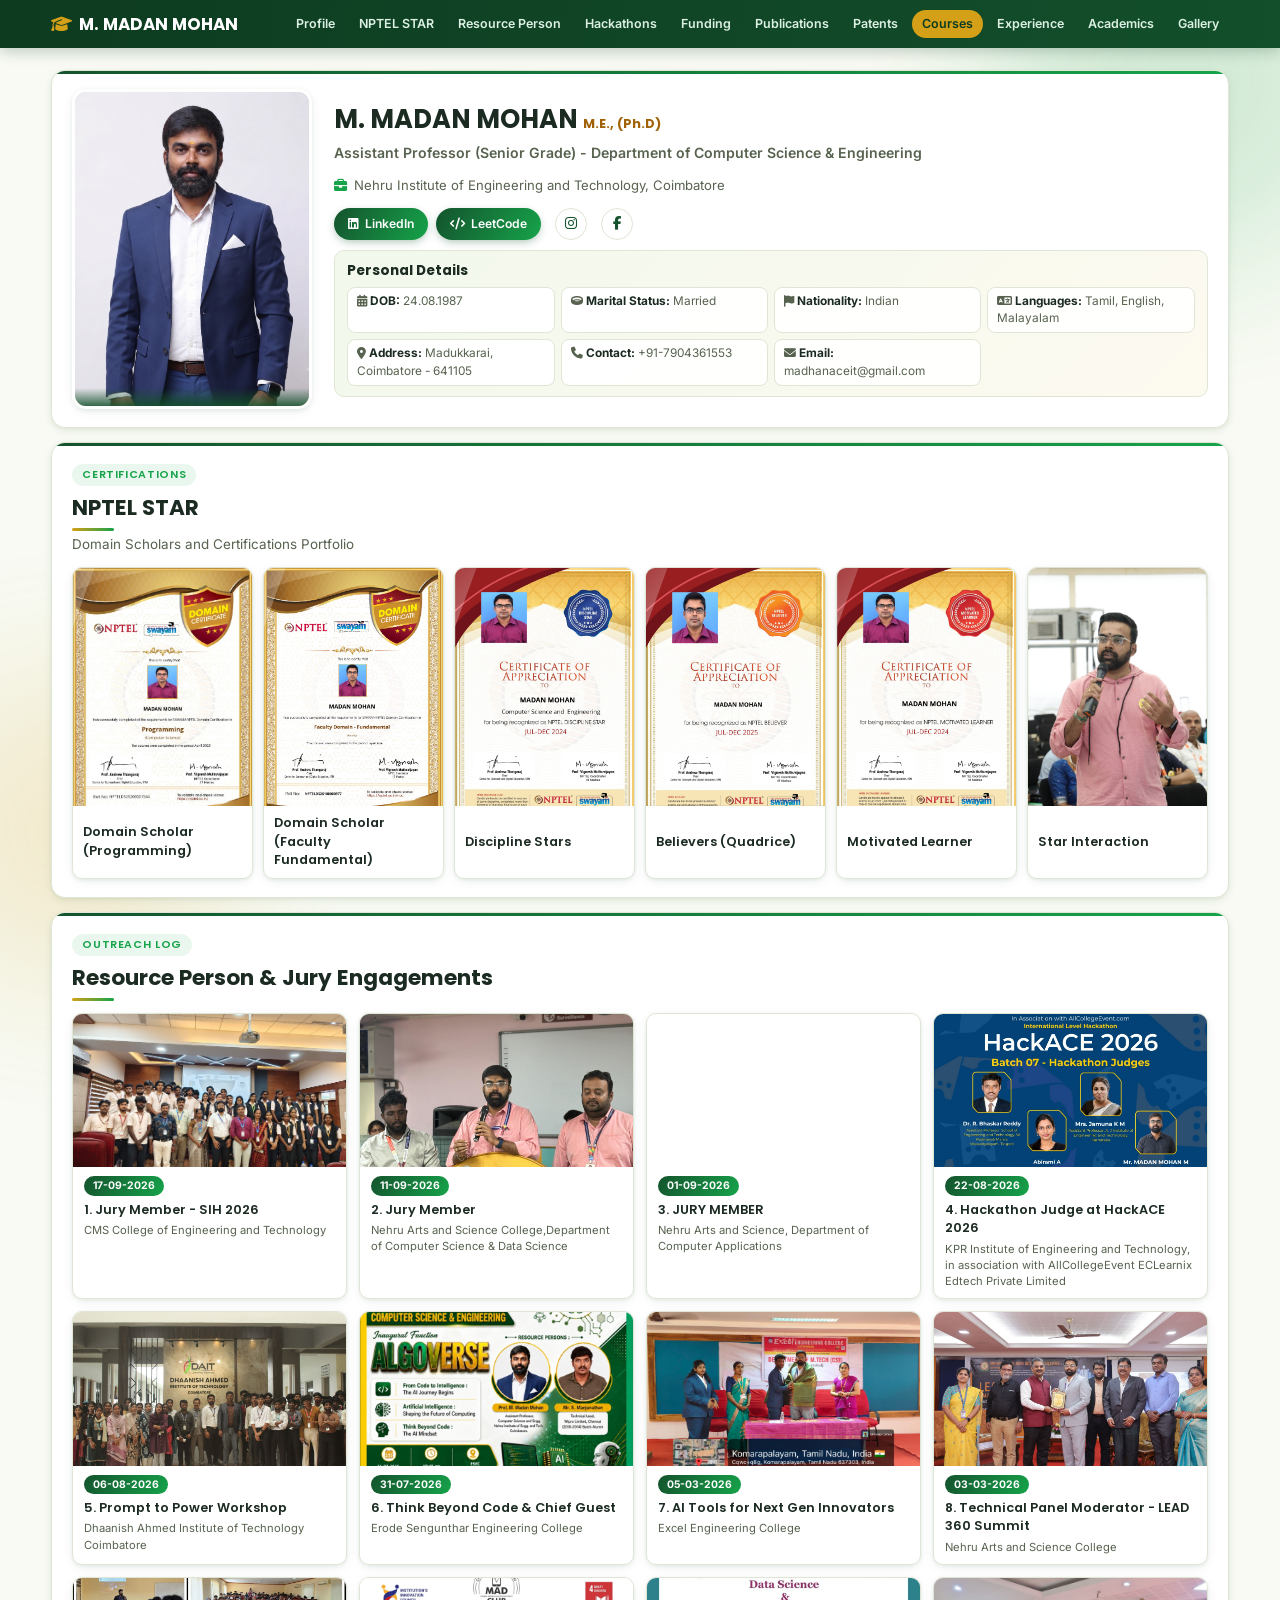
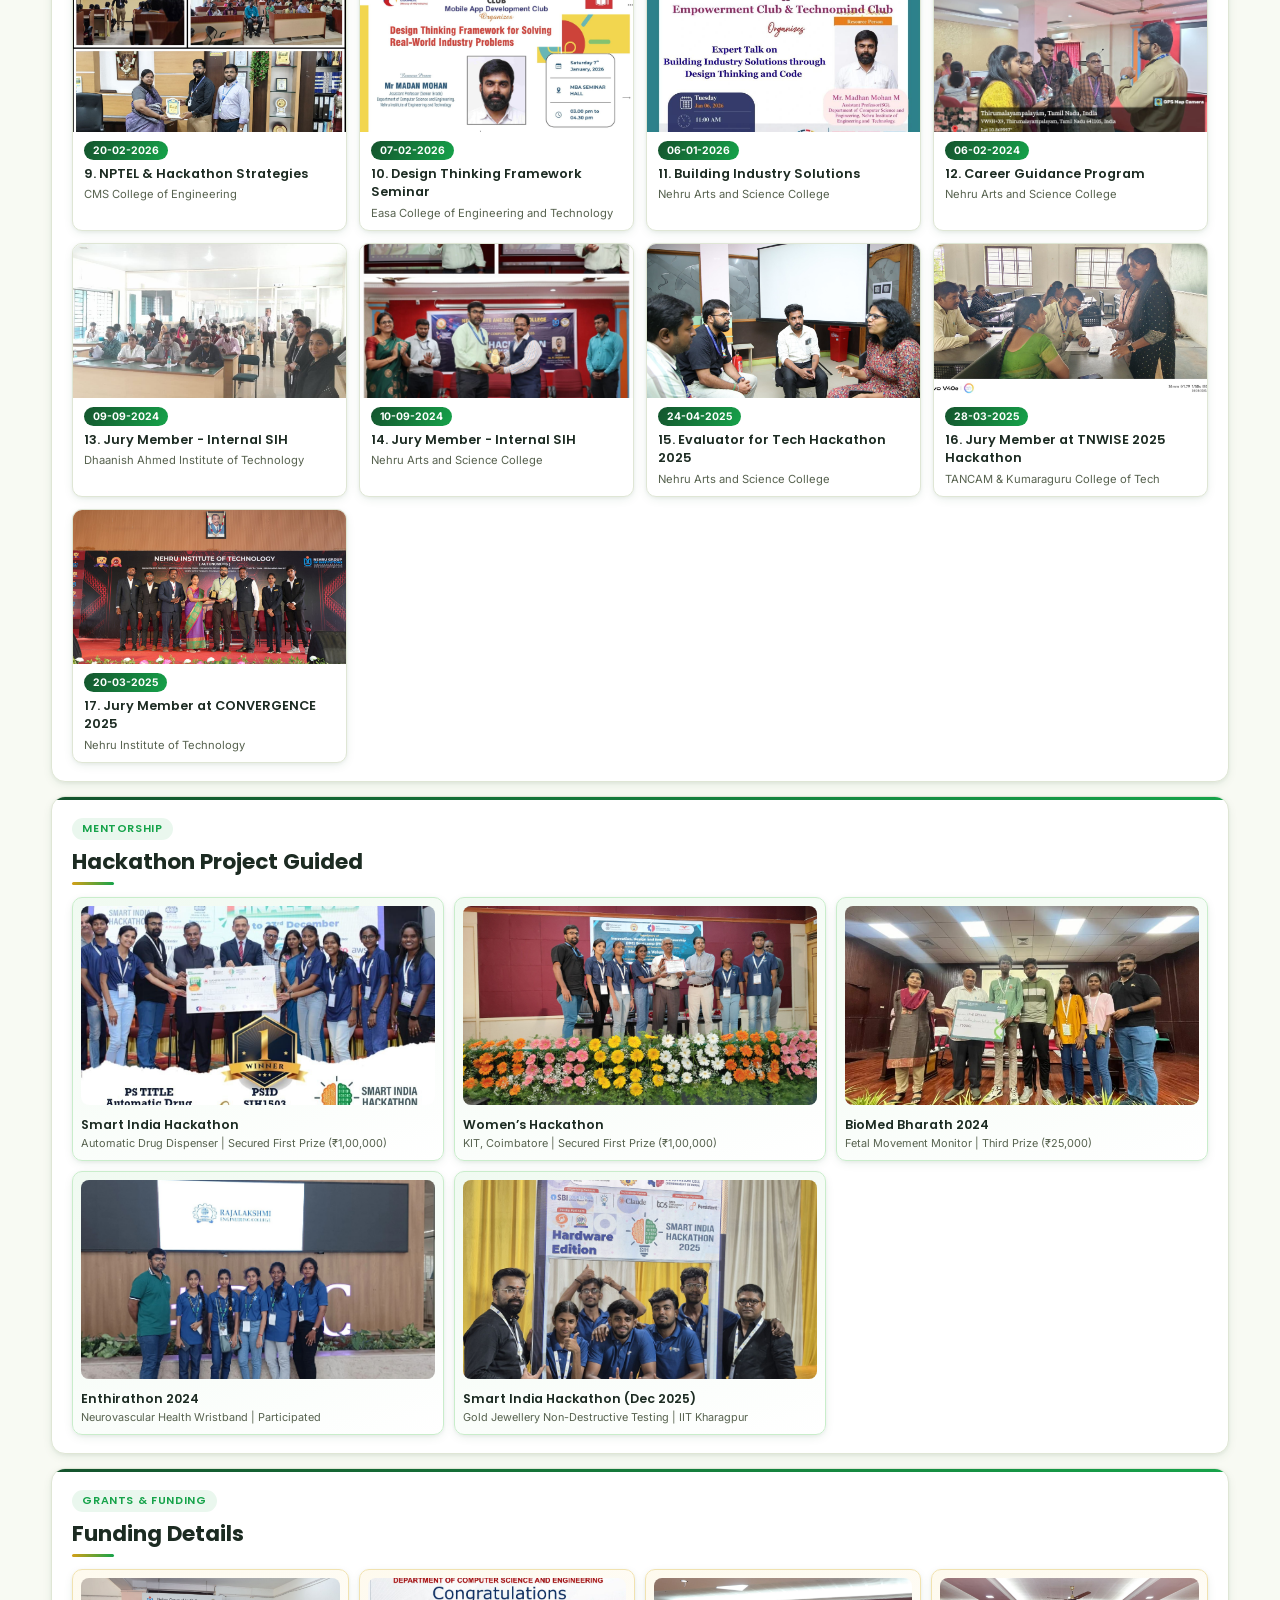
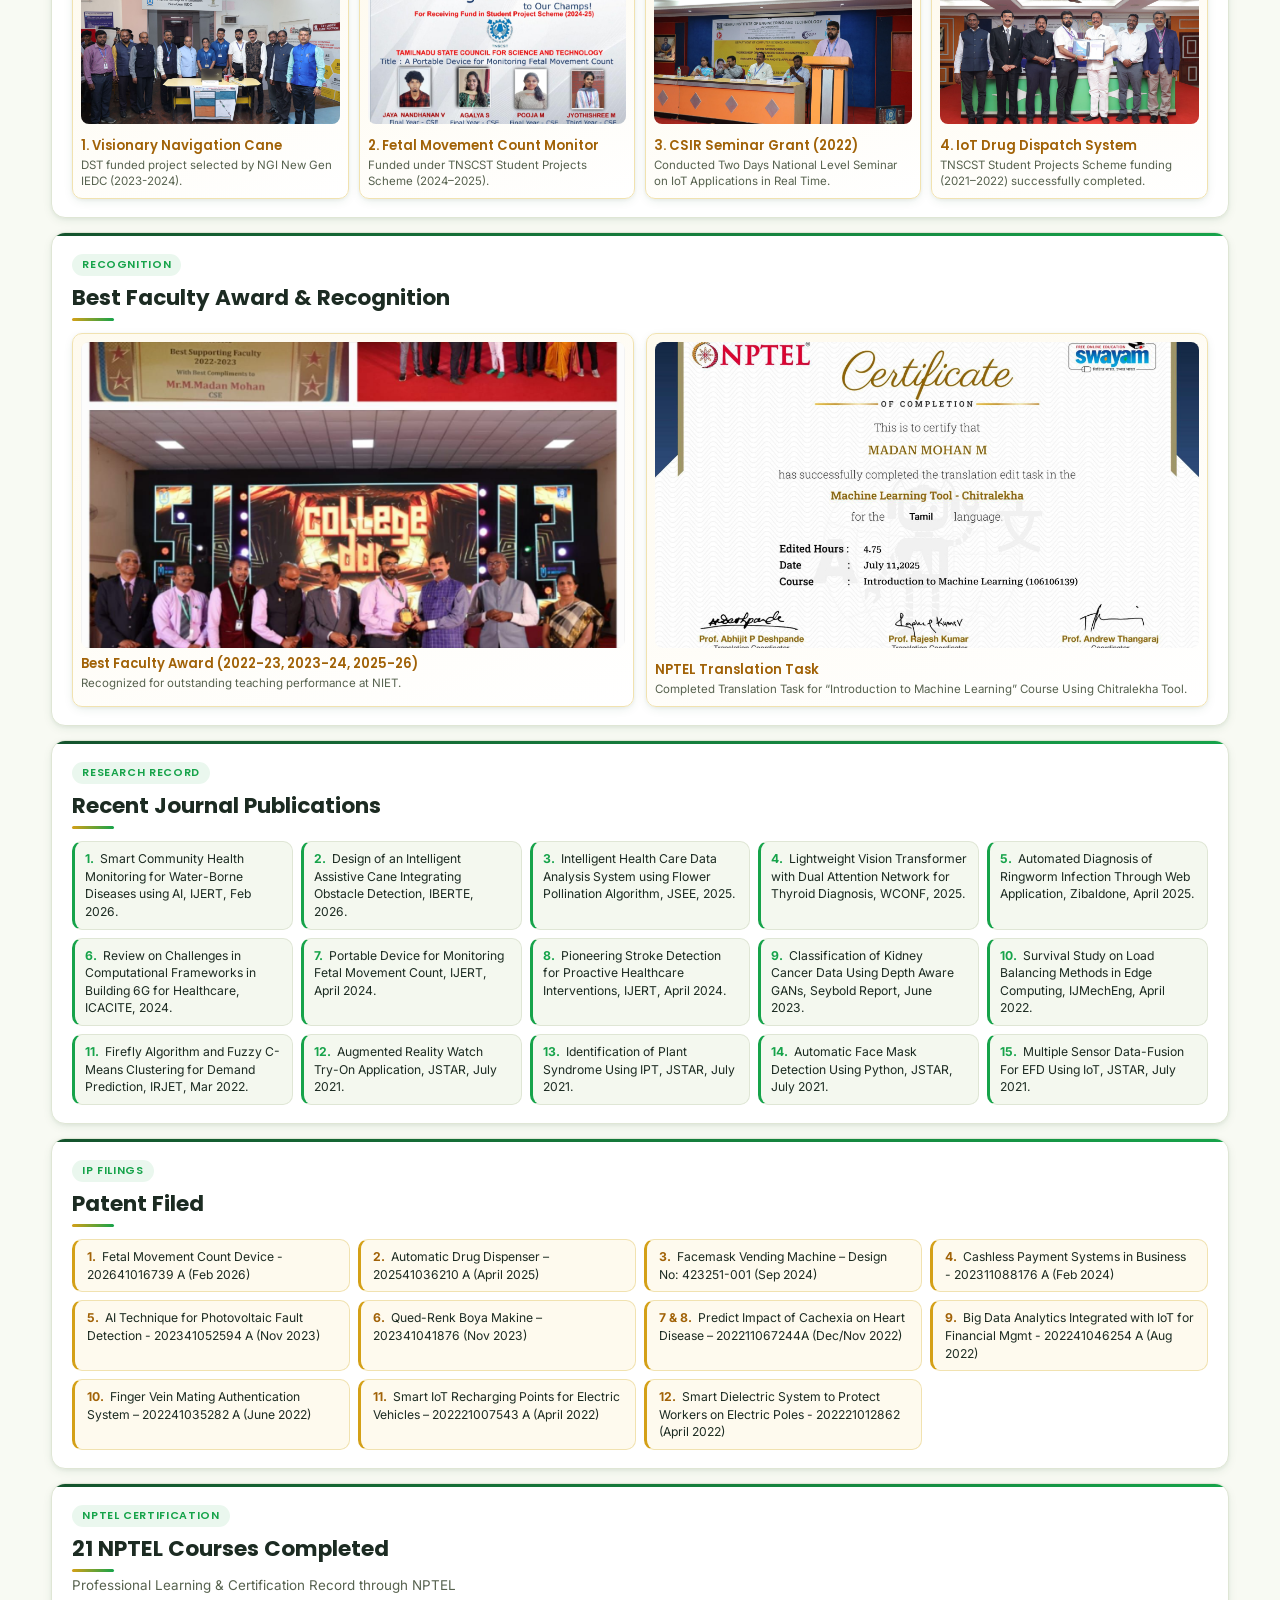
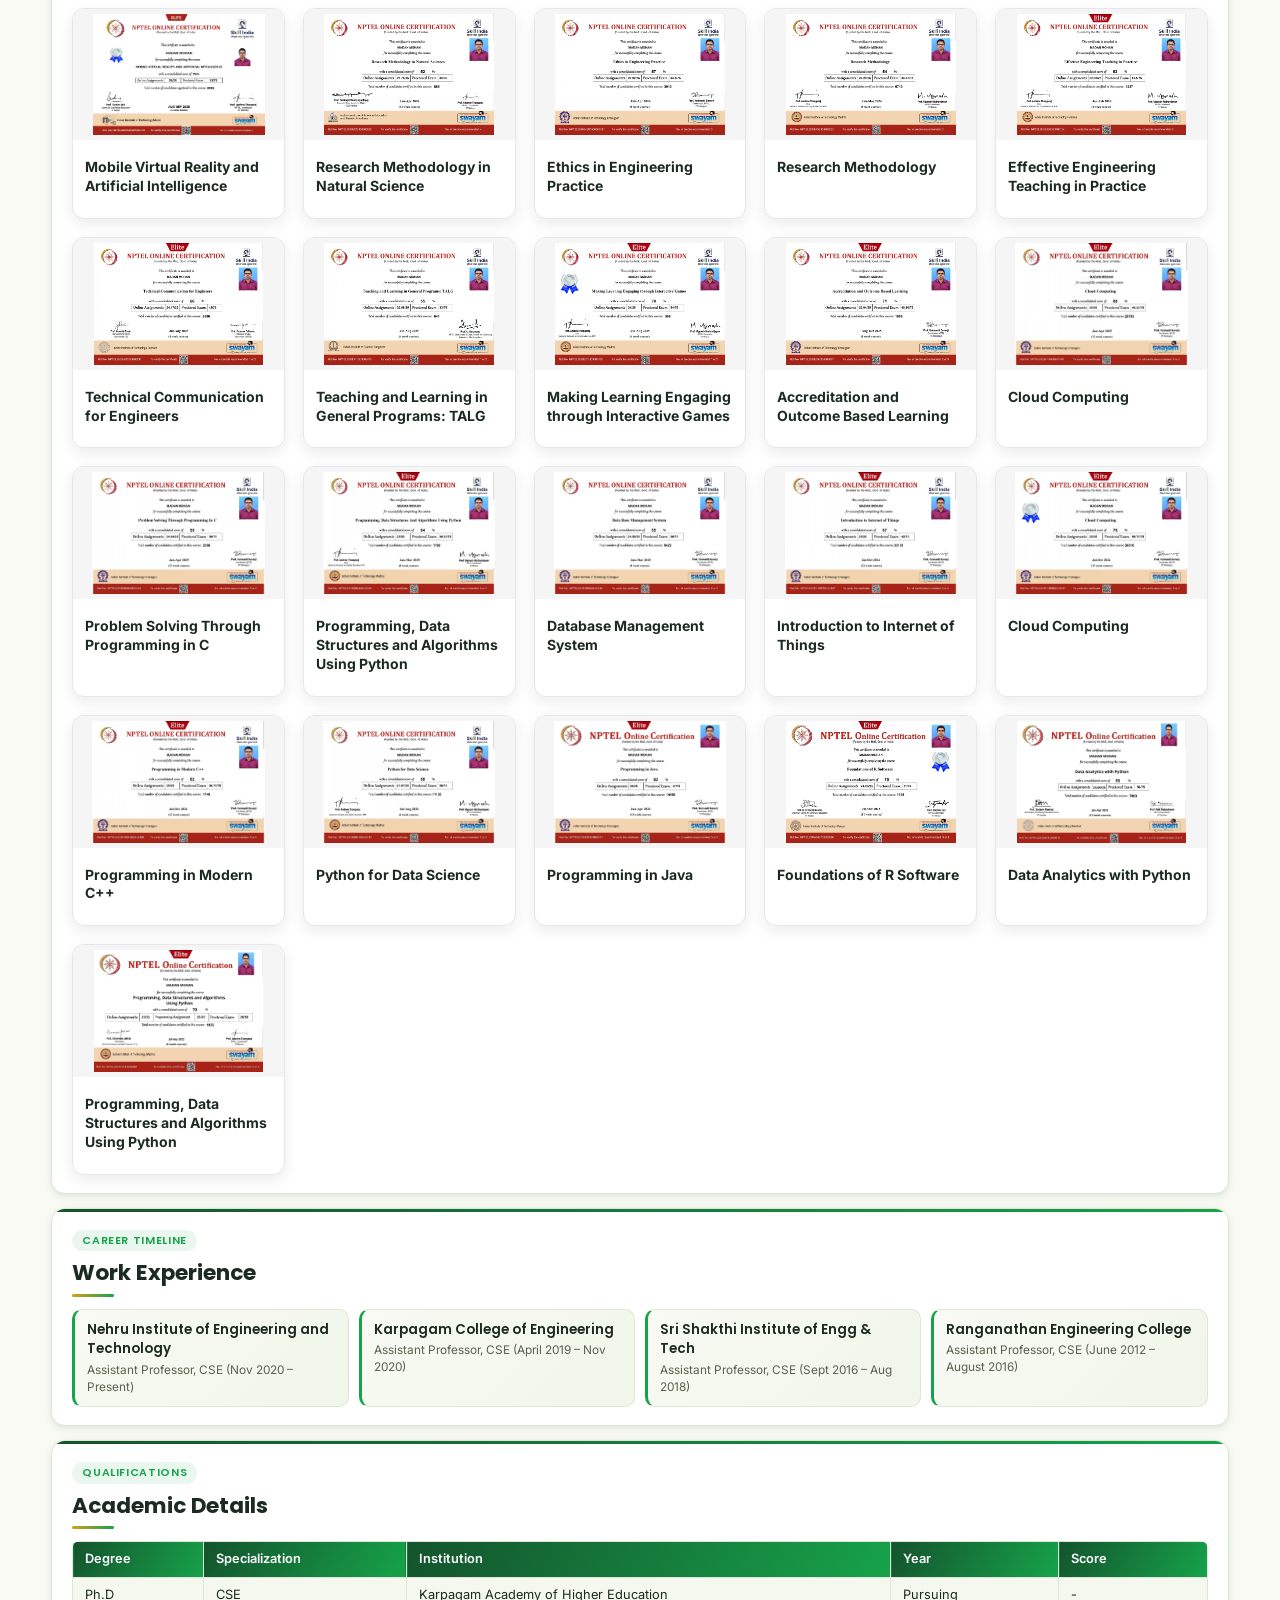
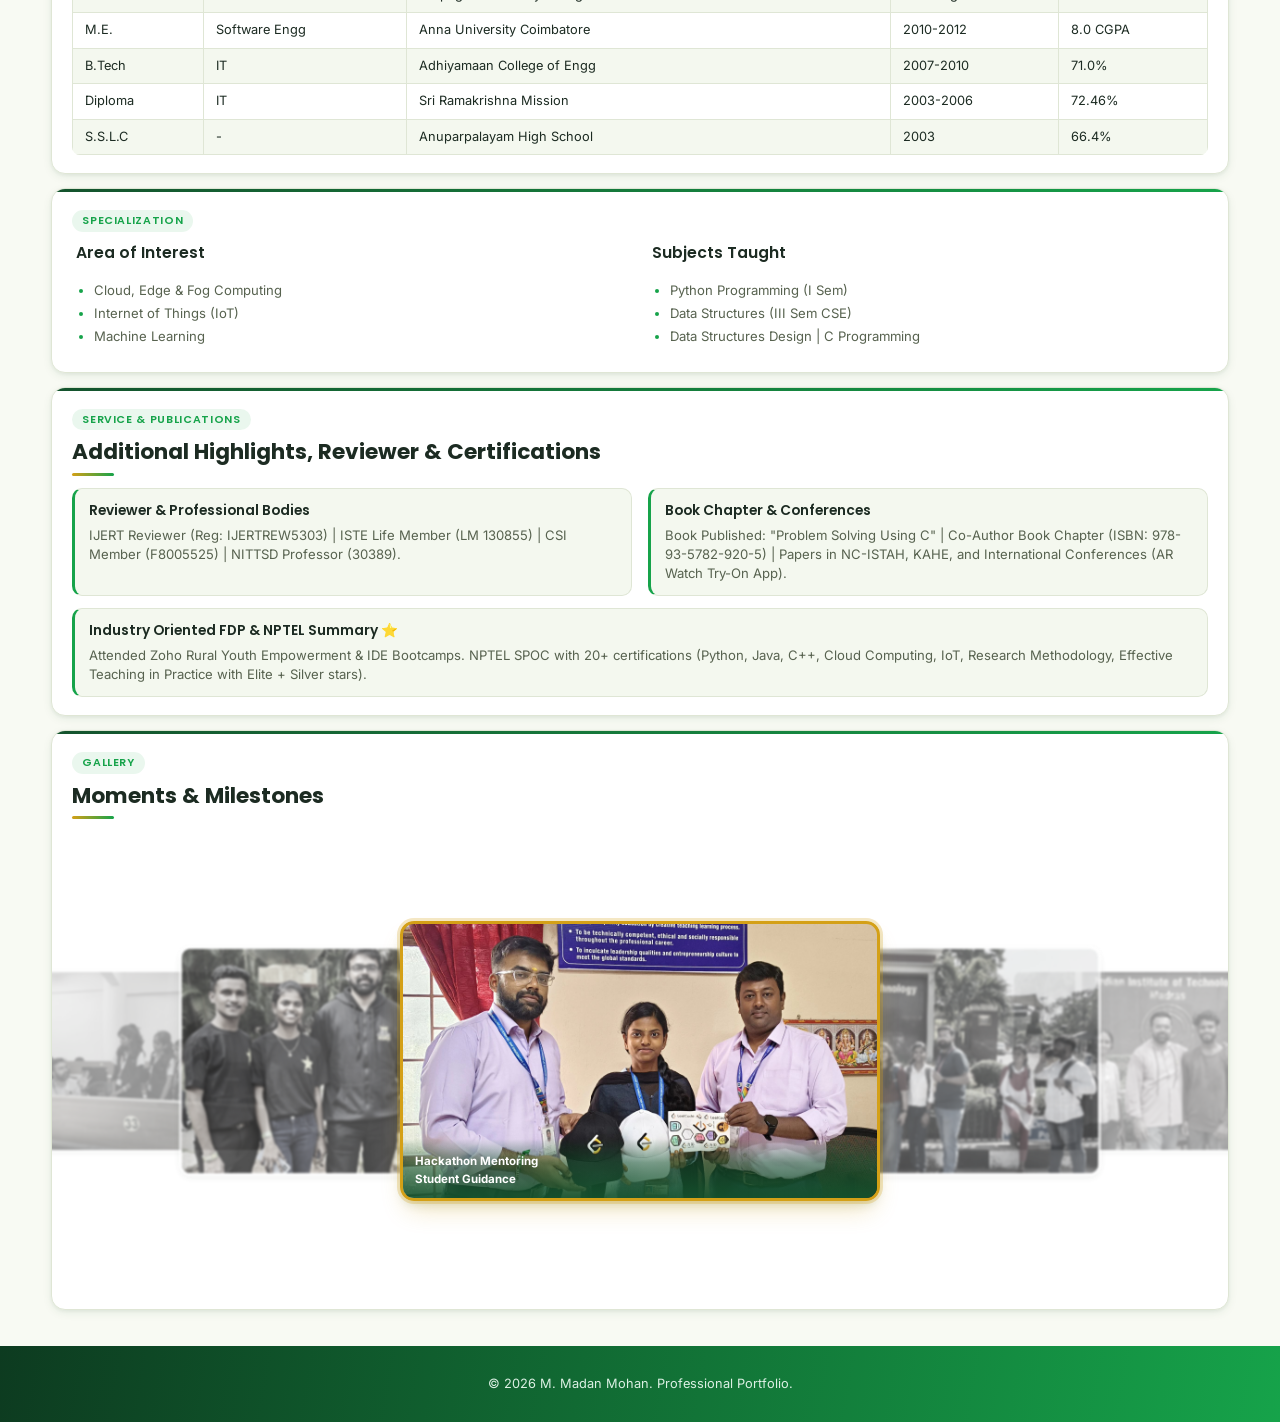
<file: index.html>
<!DOCTYPE html>
<html lang="en">
<head>
    <meta charset="UTF-8">
    <meta name="viewport" content="width=device-width, initial-scale=1.0">
    <title>M. Madan Mohan - Professional Portfolio</title>
    <link rel="stylesheet" href="style.css">
    <link rel="stylesheet" href="https://cdnjs.cloudflare.com/ajax/libs/font-awesome/6.4.0/css/all.min.css">
    <link href="https://fonts.googleapis.com/css2?family=Poppins:wght@500;600;700&family=Inter:wght@400;500;600&display=swap" rel="stylesheet">
</head>
<body>

    <!-- Header & Navigation -->
    <header id="header">
        <div class="container nav-container">
            <a href="#" class="logo"><i class="fas fa-graduation-cap"></i> M. MADAN MOHAN</a>
            <ul class="nav-links">
                <li><a href="#hero">Profile</a></li>
                <li><a href="#nptel-star">NPTEL STAR</a></li>
                <li><a href="#resource">Resource Person</a></li>
                <li><a href="#hackathons">Hackathons</a></li>
                <li><a href="#funding">Funding</a></li>
                <li><a href="#publications">Publications</a></li>
                <li><a href="#patents">Patents</a></li>
				<li><a href="#nptel-courses">Courses</a></li>
                <li><a href="#experience">Experience</a></li>
				<li><a href="#academics">Academics</a></li>
				<li><a href="#gallery">Gallery</a></li>
            </ul>
        </div>
    </header>

    <main class="container main-content">

        <!-- Hero Section with Photo on Left & Personal Details on Right -->
        <section id="hero" class="hero-section card animate-card">
            <div class="hero-layout">
                <div class="hero-img-box">
    <img src="photos/photo1.jpg" alt="M. Madan Mohan Profile Photo">
    <span class="photo-tag"></span>
</div>
                
                <div class="hero-details-wrapper">
                    <div class="hero-text">
                        <h1>M. MADAN MOHAN <span class="deg">M.E., (Ph.D)</span></h1>
                        <p class="subtitle">Assistant Professor (Senior Grade) - Department of Computer Science & Engineering</p>
                        <p class="contact-strip"><i class="fas fa-briefcase"></i> Nehru Institute of Engineering and Technology, Coimbatore</p>
                        <div class="social-btns mt-2">
                            <a href="https://www.linkedin.com/in/madanmohan-reyansh/" target="_blank" class="btn-sm"><i class="fab fa-linkedin"></i> LinkedIn</a>
                            <a href="https://leetcode.com/u/Madhan2024/" target="_blank" class="btn-sm"><i class="fas fa-code"></i> LeetCode</a>
                            <a href="https://www.instagram.com/madhan_reyansh?igsh=MW15cWk3aTFneW81OA==" target="_blank" class="btn-icon" aria-label="Instagram"><i class="fab fa-instagram"></i></a>
                            <a href="https://www.facebook.com/madhanaceit" target="_blank" class="btn-icon" aria-label="Facebook"><i class="fab fa-facebook-f"></i></a>
                        </div>
                    </div>

                    <div class="inline-personal-box">
                        <h3>Personal Details</h3>
                        <div class="personal-grid-inline">
                            <div><i class="fas fa-calendar-alt text-gold"></i> <strong>DOB:</strong> 24.08.1987</div>
                            <div><i class="fas fa-ring text-emerald"></i> <strong>Marital Status:</strong> Married</div>
                            <div><i class="fas fa-flag text-gold"></i> <strong>Nationality:</strong> Indian</div>
                            <div><i class="fas fa-language text-emerald"></i> <strong>Languages:</strong> Tamil, English, Malayalam</div>
                            <div><i class="fas fa-map-marker-alt text-gold"></i> <strong>Address:</strong> Madukkarai, Coimbatore - 641105</div>
                            <div><i class="fas fa-phone text-emerald"></i> <strong>Contact:</strong> +91-7904361553</div>
                            <div><i class="fas fa-envelope text-gold"></i> <strong>Email:</strong> madhanaceit@gmail.com</div>
                        </div>
                    </div>
                </div>
            </div>
        </section>

        <section id="nptel-star" class="section-block card animate-card">
            <span class="eyebrow">Certifications</span>
            <h2>NPTEL STAR</h2>
            <p class="section-desc">Domain Scholars and Certifications Portfolio</p>
            
            <div class="nptel-two-grid">
                <div class="nptel-card-two">
                    <img src="photos/photo2.jpg" alt="Domain Scholar Programming" onerror="this.src='https://images.unsplash.com/photo-1517694712202-14dd9538aa97?auto=format&fit=crop&w=400&q=80'">
                    <div class="nptel-card-body">
                        <h4>Domain Scholar (Programming)</h4>
                    </div>
                </div>

                <div class="nptel-card-two">
                    <img src="photos/photo3.jpg" alt="Domain Scholar Faculty Fundamental" onerror="this.src='https://images.unsplash.com/photo-1454165804606-c3d57bc86b40?auto=format&fit=crop&w=400&q=80'">
                    <div class="nptel-card-body">
                        <h4>Domain Scholar (Faculty Fundamental)</h4>
                    </div>
                </div>

                <div class="nptel-card-two">
                    <img src="photos/photo4.jpg" alt="Discipline Stars" onerror="this.src='https://images.unsplash.com/photo-1579783902614-a3fb3927b675?auto=format&fit=crop&w=400&q=80'">
                    <div class="nptel-card-body">
                        <h4>Discipline Stars</h4>
                    </div>
                </div>

                <div class="nptel-card-two believer-card">
                    <div class="photo-scroll ratio-portrait">
                        <div class="scroll-track frames-4">
                            <img src="photos/photo5-1.jpg" alt="Believers 1" onerror="this.src='https://images.unsplash.com/photo-1523240795612-9a054b0db644?auto=format&fit=crop&w=400&q=80'">
                            <img src="photos/photo5-2.jpg" alt="Believers 2" onerror="this.src='https://images.unsplash.com/photo-1523050854058-8df90110c9f1?auto=format&fit=crop&w=400&q=80'">
                            <img src="photos/photo5-3.jpg" alt="Believers 3" onerror="this.src='https://images.unsplash.com/photo-1517486808906-6ca8b3f8e1c1?auto=format&fit=crop&w=400&q=80'">
                            <img src="photos/photo5-4.jpg" alt="Believers 4" onerror="this.src='https://images.unsplash.com/photo-1522202176988-66273c2fd55f?auto=format&fit=crop&w=400&q=80'">
                            <img src="photos/photo5-1.jpg" alt="" aria-hidden="true" onerror="this.src='https://images.unsplash.com/photo-1523240795612-9a054b0db644?auto=format&fit=crop&w=400&q=80'">
                            <img src="photos/photo5-2.jpg" alt="" aria-hidden="true" onerror="this.src='https://images.unsplash.com/photo-1523050854058-8df90110c9f1?auto=format&fit=crop&w=400&q=80'">
                            <img src="photos/photo5-3.jpg" alt="" aria-hidden="true" onerror="this.src='https://images.unsplash.com/photo-1517486808906-6ca8b3f8e1c1?auto=format&fit=crop&w=400&q=80'">
                            <img src="photos/photo5-4.jpg" alt="" aria-hidden="true" onerror="this.src='https://images.unsplash.com/photo-1522202176988-66273c2fd55f?auto=format&fit=crop&w=400&q=80'">
                        </div>
                    </div>
                    <div class="nptel-card-body">
                        <h4>Believers (Quadrice)</h4>
                    </div>
                </div>

                <div class="nptel-card-two">
                    <img src="photos/photo6.jpg" alt="Motivated Learner" onerror="this.src='https://images.unsplash.com/photo-1516321318423-f06f85e504b3?auto=format&fit=crop&w=400&q=80'">
                    <div class="nptel-card-body">
                        <h4>Motivated Learner</h4>
                    </div>
                </div>
<div class="nptel-card-two">
    <div class="photo-scroll ratio-portrait">
        <div class="scroll-track frames-4">
            <img src="photos/photo31-1.jpg" alt="Star Interaction 1" onerror="this.src='https://images.unsplash.com/photo-1522202176988-66273c2fd55f?auto=format&fit=crop&w=400&q=80'">
            <img src="photos/photo31-2.jpg" alt="Star Interaction 2" onerror="this.src='https://images.unsplash.com/photo-1523240795612-9a054b0db644?auto=format&fit=crop&w=400&q=80'">
            <img src="photos/photo31-3.jpg" alt="Star Interaction 3" onerror="this.src='https://images.unsplash.com/photo-1523050854058-8df90110c9f1?auto=format&fit=crop&w=400&q=80'">
            <img src="photos/photo31-4.jpg" alt="Star Interaction 4" onerror="this.src='https://images.unsplash.com/photo-1517486808906-6ca8b3f8e1c1?auto=format&fit=crop&w=400&q=80'">
            <img src="photos/photo31-1.jpg" alt="" aria-hidden="true" onerror="this.src='https://images.unsplash.com/photo-1522202176988-66273c2fd55f?auto=format&fit=crop&w=400&q=80'">
            <img src="photos/photo31-2.jpg" alt="" aria-hidden="true" onerror="this.src='https://images.unsplash.com/photo-1523240795612-9a054b0db644?auto=format&fit=crop&w=400&q=80'">
            <img src="photos/photo31-3.jpg" alt="" aria-hidden="true" onerror="this.src='https://images.unsplash.com/photo-1523050854058-8df90110c9f1?auto=format&fit=crop&w=400&q=80'">
            <img src="photos/photo31-4.jpg" alt="" aria-hidden="true" onerror="this.src='https://images.unsplash.com/photo-1517486808906-6ca8b3f8e1c1?auto=format&fit=crop&w=400&q=80'">
        </div>
    </div>
    <div class="nptel-card-body">
        <h4>Star Interaction</h4>
    </div>
</div>
            </div>
        </section>

        <section id="resource" class="section-block card animate-card">
            <span class="eyebrow">Outreach Log</span>
            <h2>Resource Person & Jury Engagements</h2>
			 <div class="resource-grid-photo">
		<div class="res-photo-card hover-effect">
                    <img src="photos/1709.jpeg" alt="SIH Internal Hackathon - 2026" onerror="this.src='https://images.unsplash.com/photo-1515187029135-18ee286d815b?auto=format&fit=crop&w=300&q=80'">
                    <div class="res-content">
                        <span class="badge-date">17-09-2026</span>
                        <h4>1. Jury Member - SIH 2026</h4>
                        <p>CMS College of Engineering and Technology </p>
                    </div>
        </div>


				 
<div class="res-photo-card hover-effect">
                    <img src="photos/1209.jpeg" alt="Technical Hackathon - CYBER HAСK2K26" onerror="this.src='https://images.unsplash.com/photo-1515187029135-18ee286d815b?auto=format&fit=crop&w=300&q=80'">
                    <div class="res-content">
                        <span class="badge-date">11-09-2026</span>
                        <h4>2. Jury Member</h4>
                        <p>Nehru Arts and Science College,Department of Computer Science & Data Science </p>
                    </div>
                </div>
			 
    	<div class="res-photo-card hover-effect">
    			<div class="photo-slider">
        <img src="photos/0109.jpeg" alt="TECH DEBATE - 2026">
        <img src="photos/0110.jpeg" alt="TECH DEBATE - 2026">
        <img src="photos/0111.jpeg" alt="TECH DEBATE - 2026">
    </div>

    <div class="res-content">
        <span class="badge-date">01-09-2026</span>
        <h4>3. JURY MEMBER</h4>
        <p>Nehru Arts and Science, Department of Computer Applications</p>
    </div>
</div>
				 <div class="res-photo-card hover-effect">
                    <img src="photos/001.jpeg" alt="Hackathon Judge at HackACE 2026" onerror="this.src='https://images.unsplash.com/photo-1540575467063-178a50c2df87?auto=format&fit=crop&w=300&q=80'">
                    <div class="res-content">
                        <span class="badge-date">22-08-2026</span>
                        <h4>4. Hackathon Judge at HackACE 2026</h4>
                        <p>KPR Institute of Engineering and Technology, in association with AllCollegeEvent ECLearnix Edtech Private Limited</p>
                    </div>
                </div>
                           
                <div class="res-photo-card hover-effect">
                    <img src="photos/photo15.jpg" alt="Prompt to Power" onerror="this.src='https://images.unsplash.com/photo-1540575467063-178a50c2df87?auto=format&fit=crop&w=300&q=80'">
                    <div class="res-content">
                        <span class="badge-date">06-08-2026</span>
                        <h4>5. Prompt to Power Workshop</h4>
                        <p>Dhaanish Ahmed Institute of Technology Coimbatore</p>
                    </div>
                </div>

                <div class="res-photo-card hover-effect">
                    <img src="photos/photo16.jpg" alt="Think Beyond Code" onerror="this.src='https://images.unsplash.com/photo-1475721027785-f74eccf877e2?auto=format&fit=crop&w=300&q=80'">
                    <div class="res-content">
                        <span class="badge-date">31-07-2026</span>
                        <h4>6. Think Beyond Code & Chief Guest</h4>
                        <p>Erode Sengunthar Engineering College</p>
                    </div>
                </div>

                <div class="res-photo-card hover-effect">
                    <img src="photos/photo17.jpg" alt="AI Tools Seminar" onerror="this.src='https://images.unsplash.com/photo-1531482615713-2afd69097998?auto=format&fit=crop&w=300&q=80'">
                    <div class="res-content">
                        <span class="badge-date">05-03-2026</span>
                        <h4>7. AI Tools for Next Gen Innovators</h4>
                        <p>Excel Engineering College</p>
                    </div>
                </div>

                <div class="res-photo-card hover-effect">
                    <img src="photos/photo18.jpg" alt="LEAD 360 Summit" onerror="this.src='https://images.unsplash.com/photo-1515187029135-18ee286d815b?auto=format&fit=crop&w=300&q=80'">
                    <div class="res-content">
                        <span class="badge-date">03-03-2026</span>
                        <h4>8. Technical Panel Moderator - LEAD 360 Summit</h4>
                        <p>Nehru Arts and Science College</p>
                    </div>
                </div>

                <div class="res-photo-card hover-effect">
                    <img src="photos/photo19.jpg" alt="NPTEL Seminar" onerror="this.src='https://images.unsplash.com/photo-1524178232363-1fb2b075b655?auto=format&fit=crop&w=300&q=80'">
                    <div class="res-content">
                        <span class="badge-date">20-02-2026</span>
                        <h4>9. NPTEL & Hackathon Strategies</h4>
                        <p>CMS College of Engineering</p>
                    </div>
                </div>

                <div class="res-photo-card hover-effect">
                    <img src="photos/photo20.jpg" alt="Design Thinking" onerror="this.src='https://images.unsplash.com/photo-1517245386807-bb43f82c33c4?auto=format&fit=crop&w=300&q=80'">
                    <div class="res-content">
                        <span class="badge-date">07-02-2026</span>
                        <h4>10. Design Thinking Framework Seminar</h4>
                        <p>Easa College of Engineering and Technology</p>
                    </div>
                </div>

                <div class="res-photo-card hover-effect">
                    <img src="photos/photo21.jpg" alt="Industry Solutions" onerror="this.src='https://images.unsplash.com/photo-1552664730-d307ca884978?auto=format&fit=crop&w=300&q=80'">
                    <div class="res-content">
                        <span class="badge-date">06-01-2026</span>
                        <h4>11. Building Industry Solutions</h4>
                        <p>Nehru Arts and Science College</p>
                    </div>
                </div>

                <div class="res-photo-card hover-effect">
                    <img src="photos/photo22.jpg" alt="Career Guidance" onerror="this.src='https://images.unsplash.com/photo-1454165804606-c3d57bc86b40?auto=format&fit=crop&w=300&q=80'">
                    <div class="res-content">
                        <span class="badge-date">06-02-2024</span>
                        <h4>12. Career Guidance Program</h4>
                        <p>Nehru Arts and Science College</p>
                    </div>
                </div>

                <div class="res-photo-card hover-effect">
                    <img src="photos/photo23.jpg" alt="Jury SIH 1" onerror="this.src='https://images.unsplash.com/photo-1531482615713-2afd69097998?auto=format&fit=crop&w=300&q=80'">
                    <div class="res-content">
                        <span class="badge-date">09-09-2024</span>
                        <h4>13. Jury Member - Internal SIH</h4>
                        <p>Dhaanish Ahmed Institute of Technology</p>
                    </div>
                </div>

                <div class="res-photo-card hover-effect">
                    <img src="photos/photo24.jpg" alt="Jury SIH 2" onerror="this.src='https://images.unsplash.com/photo-1517048676732-d65bc937f952?auto=format&fit=crop&w=300&q=80'">
                    <div class="res-content">
                        <span class="badge-date">10-09-2024</span>
                        <h4>14. Jury Member - Internal SIH</h4>
                        <p>Nehru Arts and Science College</p>
                    </div>
                </div>

                <div class="res-photo-card hover-effect">
                    <img src="photos/photo25.jpg" alt="Evaluator" onerror="this.src='https://images.unsplash.com/photo-1507537297725-24a1c029d3ca?auto=format&fit=crop&w=300&q=80'">
                    <div class="res-content">
                        <span class="badge-date">24-04-2025</span>
                        <h4>15. Evaluator for Tech Hackathon 2025</h4>
                        <p>Nehru Arts and Science College</p>
                    </div>
                </div>

                <div class="res-photo-card hover-effect">
                    <img src="photos/photo26.jpg" alt="TNWISE Jury" onerror="this.src='https://images.unsplash.com/photo-1519389950473-47ba0277781c?auto=format&fit=crop&w=300&q=80'">
                    <div class="res-content">
                        <span class="badge-date">28-03-2025</span>
                        <h4>16. Jury Member at TNWISE 2025 Hackathon</h4>
                        <p>TANCAM & Kumaraguru College of Tech</p>
                    </div>
                </div>

                <div class="res-photo-card hover-effect">
                    <img src="photos/photo27.jpg" alt="CONVERGENCE" onerror="this.src='https://images.unsplash.com/photo-1522071820081-009f0129c71c?auto=format&fit=crop&w=300&q=80'">
                    <div class="res-content">
                        <span class="badge-date">20-03-2025</span>
                        <h4>17. Jury Member at CONVERGENCE 2025</h4>
                        <p>Nehru Institute of Technology</p>
                    </div>
                </div>
            </div>
        </section>

        <section id="hackathons" class="section-block card animate-card">
            <span class="eyebrow">Mentorship</span>
            <h2>Hackathon Project Guided </h2>
            <div class="hack-grid">
                <div class="hack-card hover-effect">
                    <img src="photos/photo9.jpg" alt="Smart India Hackathon 2023" onerror="this.src='https://images.unsplash.com/photo-1567427017947-545c5f8d16ad?auto=format&fit=crop&w=300&q=80'">
                    <h4>Smart India Hackathon</h4>
                    <p>Automatic Drug Dispenser | Secured First Prize (₹1,00,000)</p>
                </div>
                <div class="hack-card hover-effect">
                    <img src="photos/photo10.jpg" alt="Womens Hackathon" onerror="this.src='https://images.unsplash.com/photo-1574607383476-f517f260d30b?auto=format&fit=crop&w=300&q=80'">
                    <h4>Women’s Hackathon</h4>
                    <p>KIT, Coimbatore | Secured First Prize (₹1,00,000)</p>
                </div>
                <div class="hack-card hover-effect">
                    <img src="photos/photo11.jpg" alt="BioMed Bharath 2024" onerror="this.src='https://images.unsplash.com/photo-1523240795612-9a054b0db644?auto=format&fit=crop&w=300&q=80'">
                    <h4>BioMed Bharath 2024</h4>
                    <p>Fetal Movement Monitor | Third Prize (₹25,000)</p>
                </div>
                <div class="hack-card hover-effect">
                    <img src="photos/photo12.jpg" alt="Enthirathon 2024" onerror="this.src='https://images.unsplash.com/photo-1531482615713-2afd69097998?auto=format&fit=crop&w=300&q=80'">
                    <h4>Enthirathon 2024</h4>
                    <p>Neurovascular Health Wristband | Participated</p>
                </div>
                <div class="hack-card hover-effect">
                    <img src="photos/photo13.jpg" alt="Smart India Hackathon 2025" onerror="this.src='https://images.unsplash.com/photo-1517048676732-d65bc937f952?auto=format&fit=crop&w=300&q=80'">
                    <h4>Smart India Hackathon (Dec 2025)</h4>
                    <p>Gold Jewellery Non-Destructive Testing | IIT Kharagpur</p>
                </div>
            </div>
        </section>

        <section id="funding" class="section-block card animate-card">
            <span class="eyebrow">Grants & Funding</span>
            <h2>Funding Details</h2>
            <div class="funding-grid">
                <div class="funding-card hover-effect">
                    <img src="photos/photo7.jpg" alt="Visionary Navigation Cane" onerror="this.src='https://images.unsplash.com/photo-1581092160607-ee22621dd758?auto=format&fit=crop&w=300&q=80'">
                    <h4>1. Visionary Navigation Cane</h4>
                    <p>DST funded project selected by NGI New Gen IEDC (2023-2024).</p>
                </div>
                <div class="funding-card hover-effect">
                    <img src="photos/photo8.jpg" alt="Fetal Movement Monitor" onerror="this.src='https://images.unsplash.com/photo-1576091160399-112ba8d25d1d?auto=format&fit=crop&w=300&q=80'">
                    <h4>2. Fetal Movement Count Monitor</h4>
                    <p>Funded under TNSCST Student Projects Scheme (2024–2025).</p>
                </div>
                <div class="funding-card hover-effect">
                    <img src="photos/photo28.jpg" alt="CSIR Seminar Grant" onerror="this.src='https://images.unsplash.com/photo-1531482615713-2afd69097998?auto=format&fit=crop&w=300&q=80'">
                    <h4>3. CSIR Seminar Grant (2022)</h4>
                    <p>Conducted Two Days National Level Seminar on IoT Applications in Real Time.</p>
                </div>
                <div class="funding-card hover-effect">
                    <img src="photos/photo29.jpg" alt="IoT Drug Dispatch System" onerror="this.src='https://images.unsplash.com/photo-1584017911766-d451b3d0e843?auto=format&fit=crop&w=300&q=80'">
                    <h4>4. IoT Drug Dispatch System</h4>
                    <p>TNSCST Student Projects Scheme funding (2021–2022) successfully completed.</p>
                </div>
            </div>
        </section>

        <section class="section-block card animate-card">
            <span class="eyebrow">Recognition</span>
            <h2>Best Faculty Award & Recognition</h2>
            <div class="award-grid">
                <div class="award-card hover-effect">
                    <div class="photo-scroll ratio-landscape">
                        <div class="scroll-track frames-3">
                            <img src="photos/photo14-1.jpg" alt="Best Faculty Award 2022-23" onerror="this.src='https://images.unsplash.com/photo-1579783902614-a3fb3927b675?auto=format&fit=crop&w=400&q=80'">
                            <img src="photos/photo14-2.jpg" alt="Best Faculty Award 2023-24" onerror="this.src='https://images.unsplash.com/photo-1523240795612-9a054b0db644?auto=format&fit=crop&w=400&q=80'">
                            <img src="photos/photo14-3.jpg" alt="Best Faculty Award 2025-26" onerror="this.src='https://images.unsplash.com/photo-1523050854058-8df90110c9f1?auto=format&fit=crop&w=400&q=80'">
                            <img src="photos/photo14-1.jpg" alt="" aria-hidden="true" onerror="this.src='https://images.unsplash.com/photo-1579783902614-a3fb3927b675?auto=format&fit=crop&w=400&q=80'">
                            <img src="photos/photo14-2.jpg" alt="" aria-hidden="true" onerror="this.src='https://images.unsplash.com/photo-1523240795612-9a054b0db644?auto=format&fit=crop&w=400&q=80'">
                            <img src="photos/photo14-3.jpg" alt="" aria-hidden="true" onerror="this.src='https://images.unsplash.com/photo-1523050854058-8df90110c9f1?auto=format&fit=crop&w=400&q=80'">
                        </div>
                    </div>
                    <h4>Best Faculty Award (2022-23, 2023-24, 2025-26)</h4>
                    <p>Recognized for outstanding teaching performance at NIET.</p>
                </div>
                <div class="award-card hover-effect">
                    <img src="photos/photo30.jpg" alt="NPTEL Translation Task" onerror="this.src='https://images.unsplash.com/photo-1516321318423-f06f85e504b3?auto=format&fit=crop&w=300&q=80'">
                    <h4>NPTEL Translation Task</h4>
                    <p>Completed Translation Task for “Introduction to Machine Learning” Course Using Chitralekha Tool.</p>
                </div>
            </div>
        </section>

        <section id="publications" class="section-block card animate-card">
            <span class="eyebrow">Research Record</span>
            <h2>Recent Journal Publications </h2>
            <div class="pub-box-grid">
                <div class="pub-box hover-effect"><strong>1.</strong> Smart Community Health Monitoring for Water-Borne Diseases using AI, IJERT, Feb 2026.</div>
                <div class="pub-box hover-effect"><strong>2.</strong> Design of an Intelligent Assistive Cane Integrating Obstacle Detection, IBERTE, 2026.</div>
                <div class="pub-box hover-effect"><strong>3.</strong> Intelligent Health Care Data Analysis System using Flower Pollination Algorithm, JSEE, 2025.</div>
                <div class="pub-box hover-effect"><strong>4.</strong> Lightweight Vision Transformer with Dual Attention Network for Thyroid Diagnosis, WCONF, 2025.</div>
                <div class="pub-box hover-effect"><strong>5.</strong> Automated Diagnosis of Ringworm Infection Through Web Application, Zibaldone, April 2025.</div>
                <div class="pub-box hover-effect"><strong>6.</strong> Review on Challenges in Computational Frameworks in Building 6G for Healthcare, ICACITE, 2024.</div>
                <div class="pub-box hover-effect"><strong>7.</strong> Portable Device for Monitoring Fetal Movement Count, IJERT, April 2024.</div>
                <div class="pub-box hover-effect"><strong>8.</strong> Pioneering Stroke Detection for Proactive Healthcare Interventions, IJERT, April 2024.</div>
                <div class="pub-box hover-effect"><strong>9.</strong> Classification of Kidney Cancer Data Using Depth Aware GANs, Seybold Report, June 2023.</div>
                <div class="pub-box hover-effect"><strong>10.</strong> Survival Study on Load Balancing Methods in Edge Computing, IJMechEng, April 2022.</div>
                <div class="pub-box hover-effect"><strong>11.</strong> Firefly Algorithm and Fuzzy C-Means Clustering for Demand Prediction, IRJET, Mar 2022.</div>
                <div class="pub-box hover-effect"><strong>12.</strong> Augmented Reality Watch Try-On Application, JSTAR, July 2021.</div>
                <div class="pub-box hover-effect"><strong>13.</strong> Identification of Plant Syndrome Using IPT, JSTAR, July 2021.</div>
                <div class="pub-box hover-effect"><strong>14.</strong> Automatic Face Mask Detection Using Python, JSTAR, July 2021.</div>
                <div class="pub-box hover-effect"><strong>15.</strong> Multiple Sensor Data-Fusion For EFD Using IoT, JSTAR, July 2021.</div>
            </div>
        </section>

        <section id="patents" class="section-block card animate-card">
            <span class="eyebrow">IP Filings</span>
            <h2>Patent Filed </h2>
            <div class="patent-grid">
                <div class="patent-box hover-effect"><strong>1.</strong> Fetal Movement Count Device - 202641016739 A (Feb 2026)</div>
                <div class="patent-box hover-effect"><strong>2.</strong> Automatic Drug Dispenser – 202541036210 A (April 2025)</div>
                <div class="patent-box hover-effect"><strong>3.</strong> Facemask Vending Machine – Design No: 423251-001 (Sep 2024)</div>
                <div class="patent-box hover-effect"><strong>4.</strong> Cashless Payment Systems in Business - 202311088176 A (Feb 2024)</div>
                <div class="patent-box hover-effect"><strong>5.</strong> AI Technique for Photovoltaic Fault Detection - 202341052594 A (Nov 2023)</div>
                <div class="patent-box hover-effect"><strong>6.</strong> Qued-Renk Boya Makine – 202341041876 (Nov 2023)</div>
                <div class="patent-box hover-effect"><strong>7 & 8.</strong> Predict Impact of Cachexia on Heart Disease – 202211067244A (Dec/Nov 2022)</div>
                <div class="patent-box hover-effect"><strong>9.</strong> Big Data Analytics Integrated with IoT for Financial Mgmt - 202241046254 A (Aug 2022)</div>
                <div class="patent-box hover-effect"><strong>10.</strong> Finger Vein Mating Authentication System – 202241035282 A (June 2022)</div>
                <div class="patent-box hover-effect"><strong>11.</strong> Smart IoT Recharging Points for Electric Vehicles – 202221007543 A (April 2022)</div>
                <div class="patent-box hover-effect"><strong>12.</strong> Smart Dielectric System to Protect Workers on Electric Poles - 202221012862 (April 2022)</div>
            </div>
        </section>
	<!-- NPTEL COURSES SECTION -->
<section id="nptel-courses" class="section-block card animate-card">

    <span class="eyebrow">NPTEL Certification</span>
    <h2>21 NPTEL Courses Completed</h2>
    <p class="section-desc">
        Professional Learning & Certification Record through NPTEL
    </p>

    <div class="nptel-course-grid">
		<!-- N21 -->
        <div class="nptel-course-card hover-effect">
            <img src="photos/N21.jpg" alt="Mobile Virtual Reality and Artificial Intelligence">
            <div class="nptel-course-content">
                <h4>Mobile Virtual Reality and Artificial Intelligence</h4>
            </div>
        </div>

        <!-- N20 -->
        <div class="nptel-course-card hover-effect">
            <img src="photos/N20.jpg" alt="Research Methodology in Natural Science">
            <div class="nptel-course-content">
                <h4>Research Methodology in Natural Science</h4>
            </div>
        </div>

        <!-- N19 -->
        <div class="nptel-course-card hover-effect">
            <img src="photos/N19.jpg" alt="Ethics in Engineering Practice">
            <div class="nptel-course-content">
                <h4>Ethics in Engineering Practice</h4>
            </div>
        </div>

        <!-- N18 -->
        <div class="nptel-course-card hover-effect">
            <img src="photos/N18.jpg" alt="Research Methodology">
            <div class="nptel-course-content">
                <h4>Research Methodology</h4>
            </div>
        </div>

        <!-- N17 -->
        <div class="nptel-course-card hover-effect">
            <img src="photos/N17.jpg" alt="Effective Engineering Teaching in Practice">
            <div class="nptel-course-content">
                <h4>Effective Engineering Teaching in Practice</h4>
            </div>
        </div>

        <!-- N16 -->
        <div class="nptel-course-card hover-effect">
            <img src="photos/N16.jpg" alt="Technical Communication for Engineers">
            <div class="nptel-course-content">
                <h4>Technical Communication for Engineers</h4>
            </div>
        </div>

        <!-- N15 -->
        <div class="nptel-course-card hover-effect">
            <img src="photos/N15.jpg" alt="Teaching and Learning in General Programs: TALG">
            <div class="nptel-course-content">
                <h4>Teaching and Learning in General Programs: TALG</h4>
            </div>
        </div>

        <!-- N14 -->
        <div class="nptel-course-card hover-effect">
            <img src="photos/N14.jpg" alt="Making Learning Engaging through Interactive Games">
            <div class="nptel-course-content">
                <h4>Making Learning Engaging through Interactive Games</h4>
            </div>
        </div>

        <!-- N13 -->
        <div class="nptel-course-card hover-effect">
            <img src="photos/N13.jpg" alt="Accreditation and Outcome Based Learning">
            <div class="nptel-course-content">
                <h4>Accreditation and Outcome Based Learning</h4>
            </div>
        </div>

        <!-- N12 -->
        <div class="nptel-course-card hover-effect">
            <img src="photos/N12.jpg" alt="Cloud Computing">
            <div class="nptel-course-content">
                <h4>Cloud Computing</h4>
            </div>
        </div>

        <!-- N11 -->
        <div class="nptel-course-card hover-effect">
            <img src="photos/N11.jpg" alt="Problem Solving Through Programming in C">
            <div class="nptel-course-content">
                <h4>Problem Solving Through Programming in C</h4>
            </div>
        </div>

        <!-- N10 -->
        <div class="nptel-course-card hover-effect">
            <img src="photos/N10.jpg" alt="Programming, Data Structures and Algorithms Using Python">
            <div class="nptel-course-content">
                <h4>Programming, Data Structures and Algorithms Using Python</h4>
            </div>
        </div>

        <!-- N9 -->
        <div class="nptel-course-card hover-effect">
            <img src="photos/N9.jpg" alt="Database Management System">
            <div class="nptel-course-content">
                <h4>Database Management System</h4>
            </div>
        </div>

        <!-- N8 -->
        <div class="nptel-course-card hover-effect">
            <img src="photos/N8.jpg" alt="Introduction to Internet of Things">
            <div class="nptel-course-content">
                <h4>Introduction to Internet of Things</h4>
            </div>
        </div>

        <!-- N7 -->
        <div class="nptel-course-card hover-effect">
            <img src="photos/N7.jpg" alt="Cloud Computing">
            <div class="nptel-course-content">
                <h4>Cloud Computing</h4>
            </div>
        </div>

        <!-- N6 -->
        <div class="nptel-course-card hover-effect">
            <img src="photos/N6.jpg" alt="Programming in Modern C++">
            <div class="nptel-course-content">
                <h4>Programming in Modern C++</h4>
            </div>
        </div>

        <!-- N5 -->
        <div class="nptel-course-card hover-effect">
            <img src="photos/N5.jpg" alt="Python for Data Science">
            <div class="nptel-course-content">
                <h4>Python for Data Science</h4>
            </div>
        </div>

        <!-- N4 -->
        <div class="nptel-course-card hover-effect">
            <img src="photos/N4.jpg" alt="Programming in Java">
            <div class="nptel-course-content">
                <h4>Programming in Java</h4>
            </div>
        </div>

        <!-- N3 -->
        <div class="nptel-course-card hover-effect">
            <img src="photos/N3.jpg" alt="Foundations of R Software">
            <div class="nptel-course-content">
                <h4>Foundations of R Software</h4>
            </div>
        </div>

        <!-- N2 -->
        <div class="nptel-course-card hover-effect">
            <img src="photos/N2.jpg" alt="Data Analytics with Python">
            <div class="nptel-course-content">
                <h4>Data Analytics with Python</h4>
            </div>
        </div>

        <!-- N1 -->
        <div class="nptel-course-card hover-effect">
            <img src="photos/N1.jpg" alt="Programming, Data Structures and Algorithms Using Python">
            <div class="nptel-course-content">
                <h4>Programming, Data Structures and Algorithms Using Python</h4>
            </div>
        </div>

    </div>
</section>

        <section id="experience" class="section-block card animate-card">
            <span class="eyebrow">Career Timeline</span>
            <h2>Work Experience</h2>
            <div class="small-tabs-grid">
                <div class="tab-box hover-effect">
                    <h4>Nehru Institute of Engineering and Technology</h4>
                    <p>Assistant Professor, CSE (Nov 2020 – Present)</p>
                </div>
                <div class="tab-box hover-effect">
                    <h4>Karpagam College of Engineering</h4>
                    <p>Assistant Professor, CSE (April 2019 – Nov 2020)</p>
                </div>
                <div class="tab-box hover-effect">
                    <h4>Sri Shakthi Institute of Engg & Tech</h4>
                    <p>Assistant Professor, CSE (Sept 2016 – Aug 2018)</p>
                </div>
                <div class="tab-box hover-effect">
                    <h4>Ranganathan Engineering College</h4>
                    <p>Assistant Professor, CSE (June 2012 – August 2016)</p>
                </div>
            </div>
        </section>

        <section id="academics" class="section-block card animate-card">
            <span class="eyebrow">Qualifications</span>
            <h2>Academic Details</h2>
            <div class="compact-table-wrap">
                <table class="compact-table">
                    <tr><th>Degree</th><th>Specialization</th><th>Institution</th><th>Year</th><th>Score</th></tr>
                    <tr><td>Ph.D</td><td>CSE</td><td>Karpagam Academy of Higher Education</td><td>Pursuing</td><td>-</td></tr>
                    <tr><td>M.E.</td><td>Software Engg</td><td>Anna University Coimbatore</td><td>2010-2012</td><td>8.0 CGPA</td></tr>
                    <tr><td>B.Tech</td><td>IT</td><td>Adhiyamaan College of Engg</td><td>2007-2010</td><td>71.0%</td></tr>
                    <tr><td>Diploma</td><td>IT</td><td>Sri Ramakrishna Mission</td><td>2003-2006</td><td>72.46%</td></tr>
                    <tr><td>S.S.L.C</td><td>-</td><td>Anuparpalayam High School</td><td>2003</td><td>66.4%</td></tr>
                </table>
            </div>
        </section>

        <section class="section-block card animate-card">
            <span class="eyebrow">Specialization</span>
            <div class="grid-2-small">
                <div class="hover-effect p-2">
                    <h3>Area of Interest</h3>
                    <ul class="bullet-list-small">
                        <li>Cloud, Edge & Fog Computing</li>
                        <li>Internet of Things (IoT)</li>
                        <li>Machine Learning</li>
                    </ul>
                </div>
                <div class="hover-effect p-2">
                    <h3>Subjects Taught</h3>
                    <ul class="bullet-list-small">
                        <li>Python Programming (I Sem)</li>
                        <li>Data Structures (III Sem CSE)</li>
                        <li>Data Structures Design | C Programming</li>
                    </ul>
                </div>
            </div>
        </section>

        <section class="section-block card animate-card">
            <span class="eyebrow">Service & Publications</span>
            <h2>Additional Highlights, Reviewer & Certifications</h2>
            <div class="grid-2-small">
                <div class="small-box hover-effect">
                    <h4>Reviewer & Professional Bodies</h4>
                    <p>IJERT Reviewer (Reg: IJERTREW5303) | ISTE Life Member (LM 130855) | CSI Member (F8005525) | NITTSD Professor (30389).</p>
                </div>
                <div class="small-box hover-effect">
                    <h4>Book Chapter & Conferences</h4>
                    <p>Book Published: "Problem Solving Using C" | Co-Author Book Chapter (ISBN: 978-93-5782-920-5) | Papers in NC-ISTAH, KAHE, and International Conferences (AR Watch Try-On App).</p>
                </div>
            </div>

            <div class="small-box mt-3 hover-effect">
                <h4>Industry Oriented FDP & NPTEL Summary ⭐</h4>
                <p>Attended Zoho Rural Youth Empowerment & IDE Bootcamps. NPTEL SPOC with 20+ certifications (Python, Java, C++, Cloud Computing, IoT, Research Methodology, Effective Teaching in Practice with Elite + Silver stars).</p>
            </div>
        </section>
<section id="gallery" class="section-block card animate-card">
    <span class="eyebrow">Gallery</span>
    <h2>Moments & Milestones</h2>
    <div class="coverflow" id="coverflowGallery">
    <div class="coverflow-slide" data-img="photos/photo32-1.jpg" data-fallback="https://images.unsplash.com/photo-1523240795612-9a054b0db644?auto=format&fit=crop&w=500&q=80" data-name="Department Seminar" data-role="CSE Department"></div>
    <div class="coverflow-slide" data-img="photos/photo32-2.jpg" data-fallback="https://images.unsplash.com/photo-1523050854058-8df90110c9f1?auto=format&fit=crop&w=500&q=80" data-name="Hackathon Mentoring" data-role="Student Guidance"></div>
    <div class="coverflow-slide" data-img="photos/photo32-3.jpg" data-fallback="https://images.unsplash.com/photo-1522202176988-66273c2fd55f?auto=format&fit=crop&w=500&q=80" data-name="Award Ceremony" data-role="Faculty Recognition"></div>
    <div class="coverflow-slide" data-img="photos/photo32-4.jpg" data-fallback="https://images.unsplash.com/photo-1517486808906-6ca8b3f8e1c1?auto=format&fit=crop&w=500&q=80" data-name="NPTEL Workshop" data-role="Resource Person"></div>
    <div class="coverflow-slide" data-img="photos/photo32-5.jpg" data-fallback="https://images.unsplash.com/photo-1517486808906-6ca8b3f8e1c1?auto=format&fit=crop&w=500&q=80" data-name="Consultancy Work" data-role="Resource Person"></div>
    <div class="coverflow-slide" data-img="photos/photo32-6.jpg" data-fallback="https://images.unsplash.com/photo-1531482615713-2afd69097998?auto=format&fit=crop&w=500&q=80" data-name="Guest Lecture" data-role="Invited Talk"></div>
    <div class="coverflow-slide" data-img="photos/photo32-7.jpg" data-fallback="https://images.unsplash.com/photo-1524178232363-1fb2b075b655?auto=format&fit=crop&w=500&q=80" data-name="Project Review" data-role="Student Projects"></div>
    <div class="coverflow-slide" data-img="photos/photo32-8.jpg" data-fallback="https://images.unsplash.com/photo-1552664730-d307ca884978?auto=format&fit=crop&w=500&q=80" data-name="Workshop Session" data-role="Skill Development"></div>
    <div class="coverflow-slide" data-img="photos/photo32-9.jpg" data-fallback="https://images.unsplash.com/photo-1543269865-cbf427effbad?auto=format&fit=crop&w=500&q=80" data-name="Jury Panel" data-role="Hackathon Evaluation"></div>
    <div class="coverflow-slide" data-img="photos/photo32-10.jpg" data-fallback="https://images.unsplash.com/photo-1560523159-4a9692d222f9?auto=format&fit=crop&w=500&q=80" data-name="Team Collaboration" data-role="CSE Faculty"></div>
	<div class="coverflow-slide" data-img="photos/000003.JPG" data-fallback="https://images.unsplash.com/photo-1560523159-4a9692d222f9?auto=format&fit=crop&w=500&q=80" data-name="Team Collaboration" data-role="CSE Faculty"></div>
	<div class="coverflow-slide" data-img="photos/BFA.jpeg" data-fallback="https://images.unsplash.com/photo-1560523159-4a9692d222f9?auto=format&fit=crop&w=500&q=80" data-name="Team Collaboration" data-role="Best Faculty"></div>	
	<div class="coverflow-slide" data-img="photos/photo32-11.jpg" data-fallback="https://images.unsplash.com/photo-1560523159-4a9692d222f9?auto=format&fit=crop&w=500&q=80" data-name="Team Collaboration" data-role="CSE Faculty"></div>
	<div class="coverflow-slide" data-img="photos/photo32-12.jpg" data-fallback="https://images.unsplash.com/photo-1560523159-4a9692d222f9?auto=format&fit=crop&w=500&q=80" data-name="Team Collaboration" data-role="CSE Faculty"></div>
	<div class="coverflow-slide" data-img="photos/photo32-13.jpg" data-fallback="https://images.unsplash.com/photo-1560523159-4a9692d222f9?auto=format&fit=crop&w=500&q=80" data-name="Team Collaboration" data-role="CSE Faculty"></div>
	<div class="coverflow-slide" data-img="photos/1109.jpeg" data-fallback="https://images.unsplash.com/photo-1560523159-4a9692d222f9?auto=format&fit=crop&w=500&q=80" data-name="Jury Member" data-role="CSE Faculty"></div>	
	<div class="coverflow-slide" data-img="photos/SIH.jpeg" data-fallback="https://images.unsplash.com/photo-1560523159-4a9692d222f9?auto=format&fit=crop&w=500&q=80" data-name="Jury Member-SIH 2026" data-role="CMS College"></div>	
		<div class="coverflow-slide" data-img="photos/Arts.jpeg" data-fallback="https://images.unsplash.com/photo-1560523159-4a9692d222f9?auto=format&fit=crop&w=500&q=80" data-name="Jury Member-2026" data-role="Nehru Arts"></div>	
</div>
</section>

    </main>

    <footer>
        <div class="container text-center">
            <p>&copy; 2026 M. Madan Mohan. Professional Portfolio.</p>
        </div>
    </footer>

    <script src="script.js"></script>
</body>
</html>
</file>
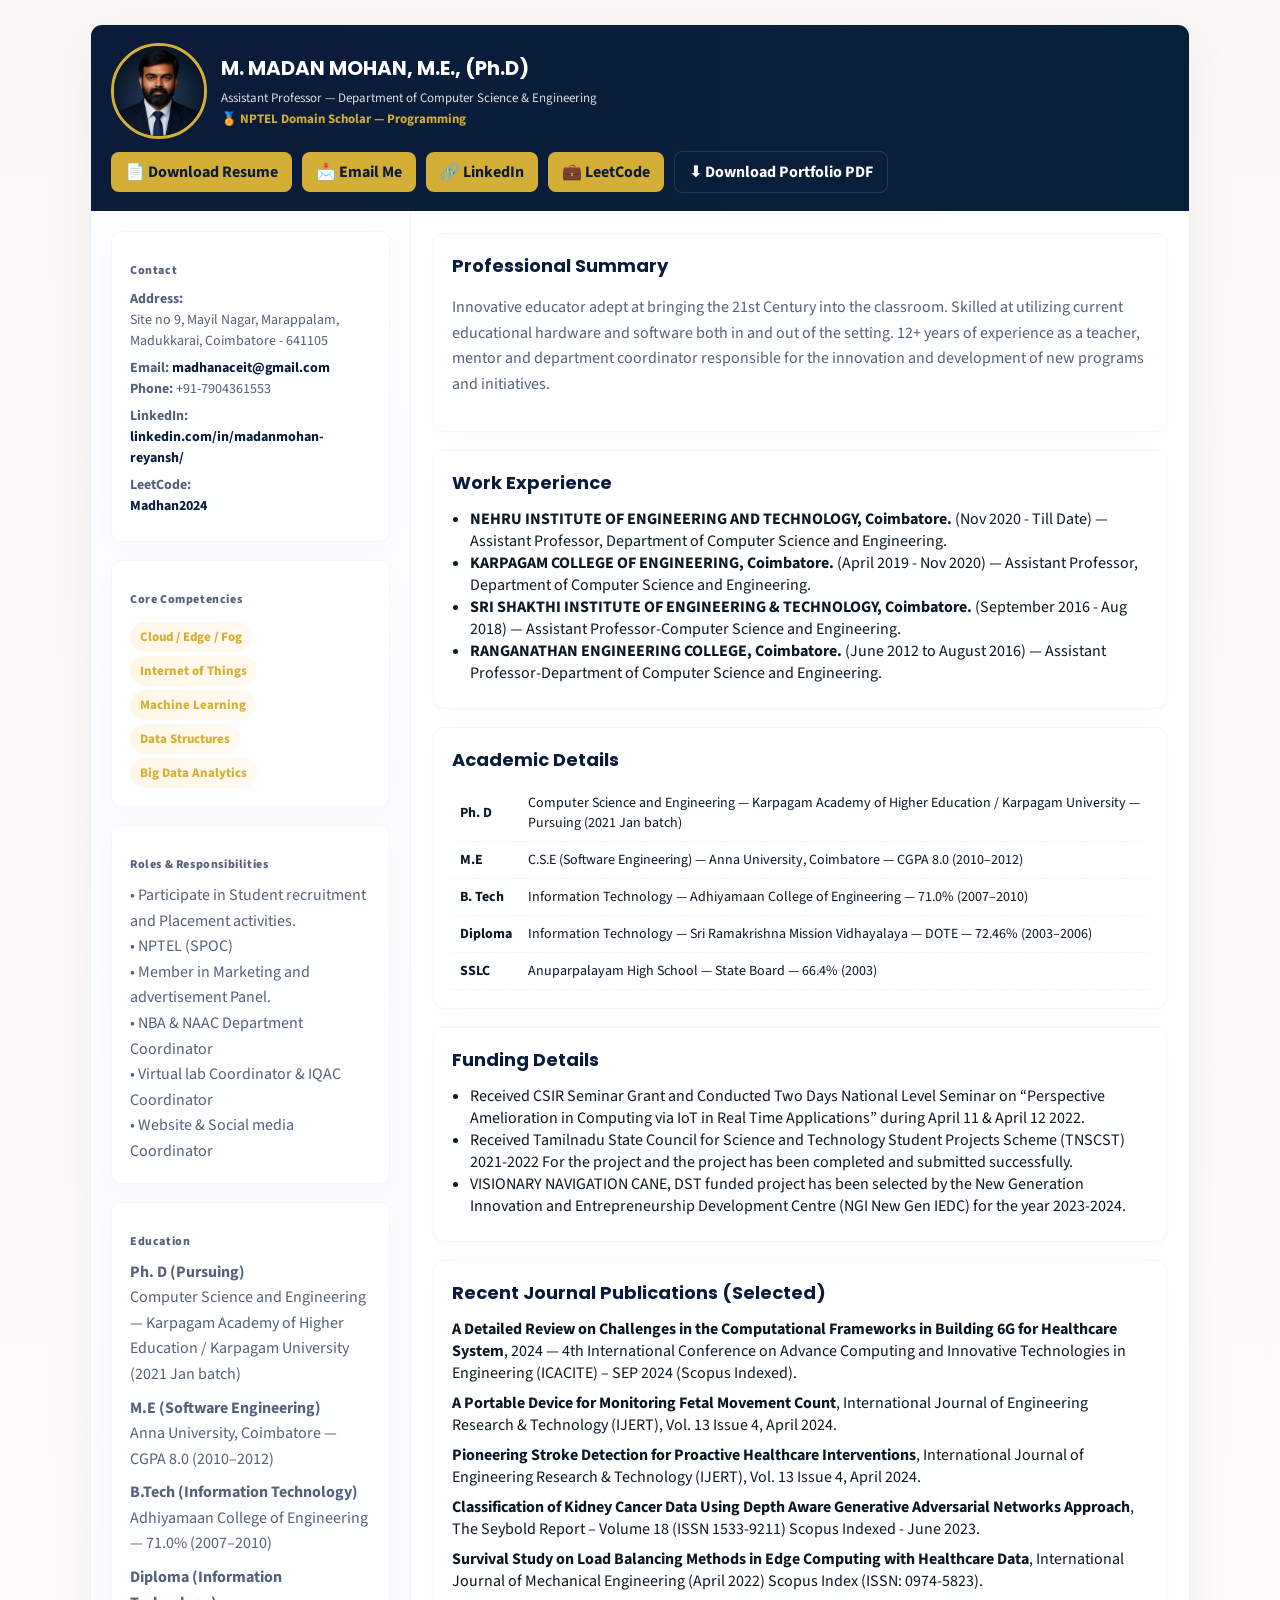
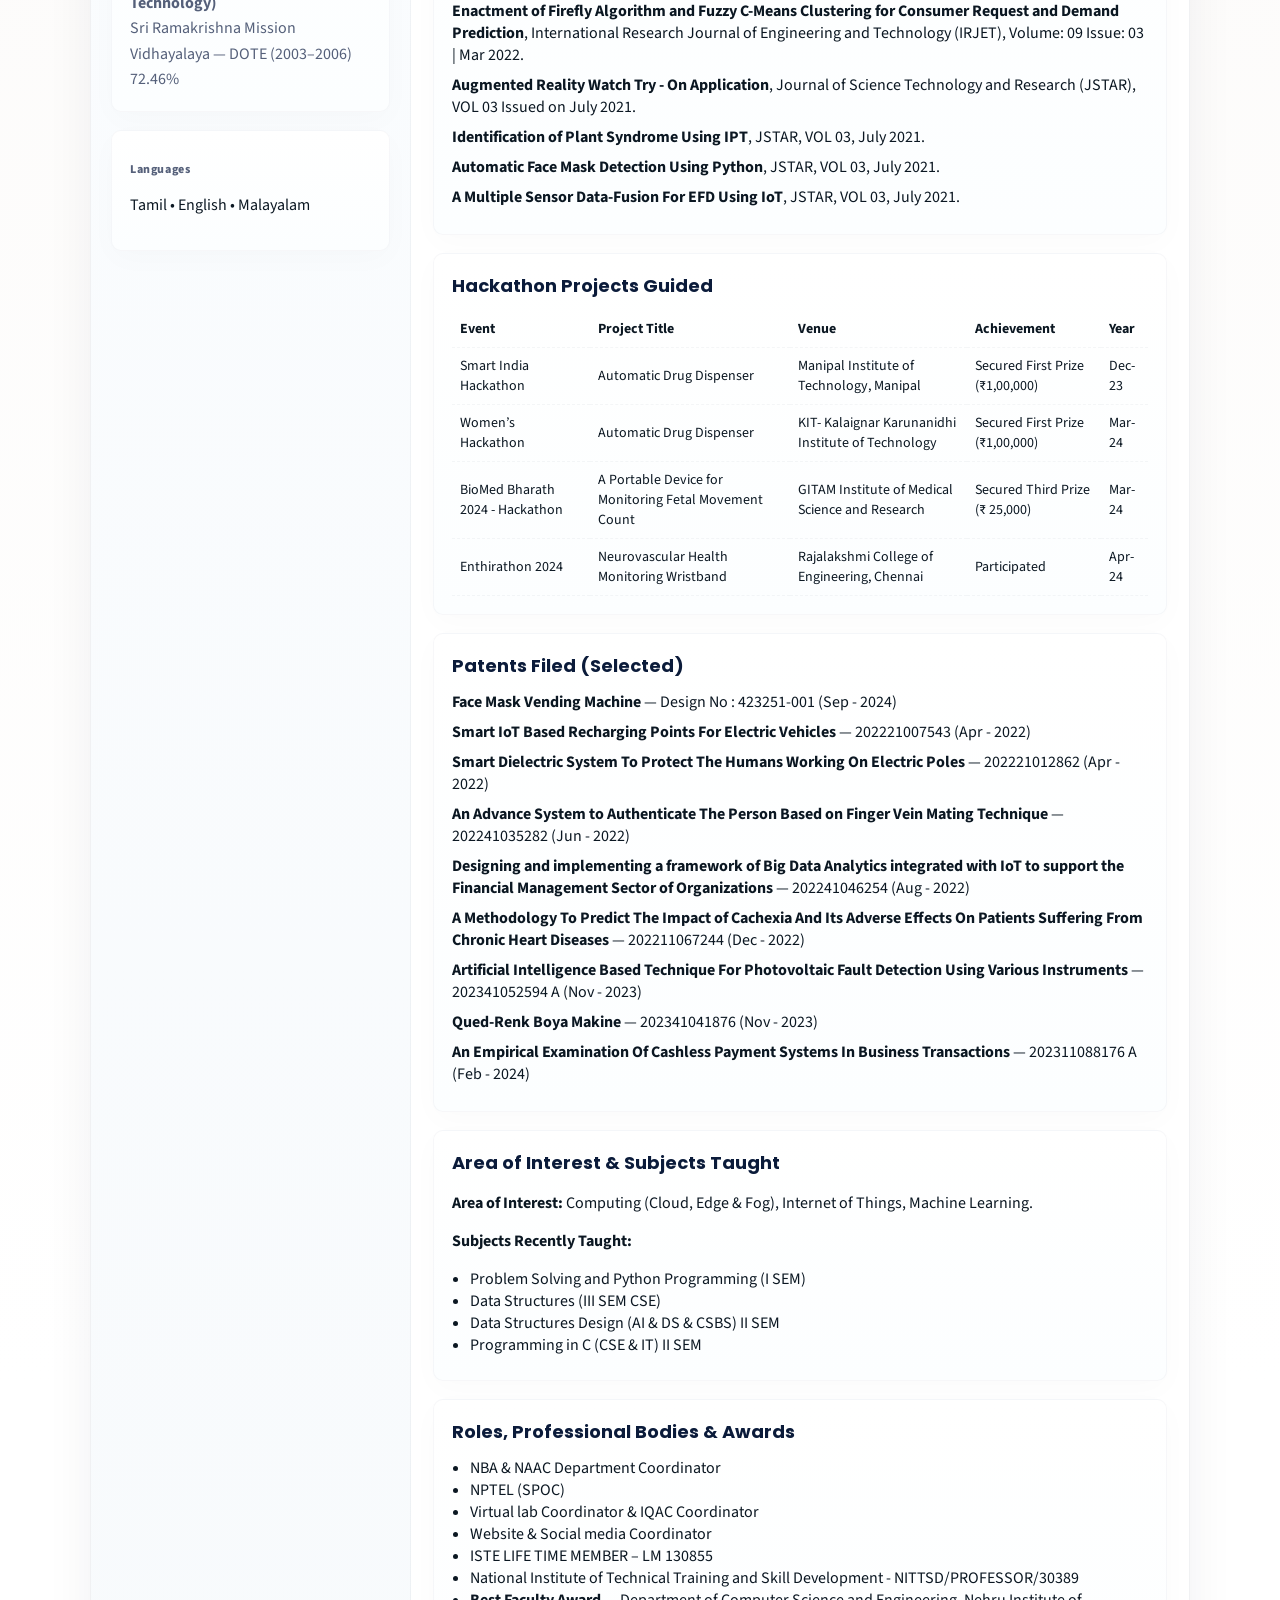
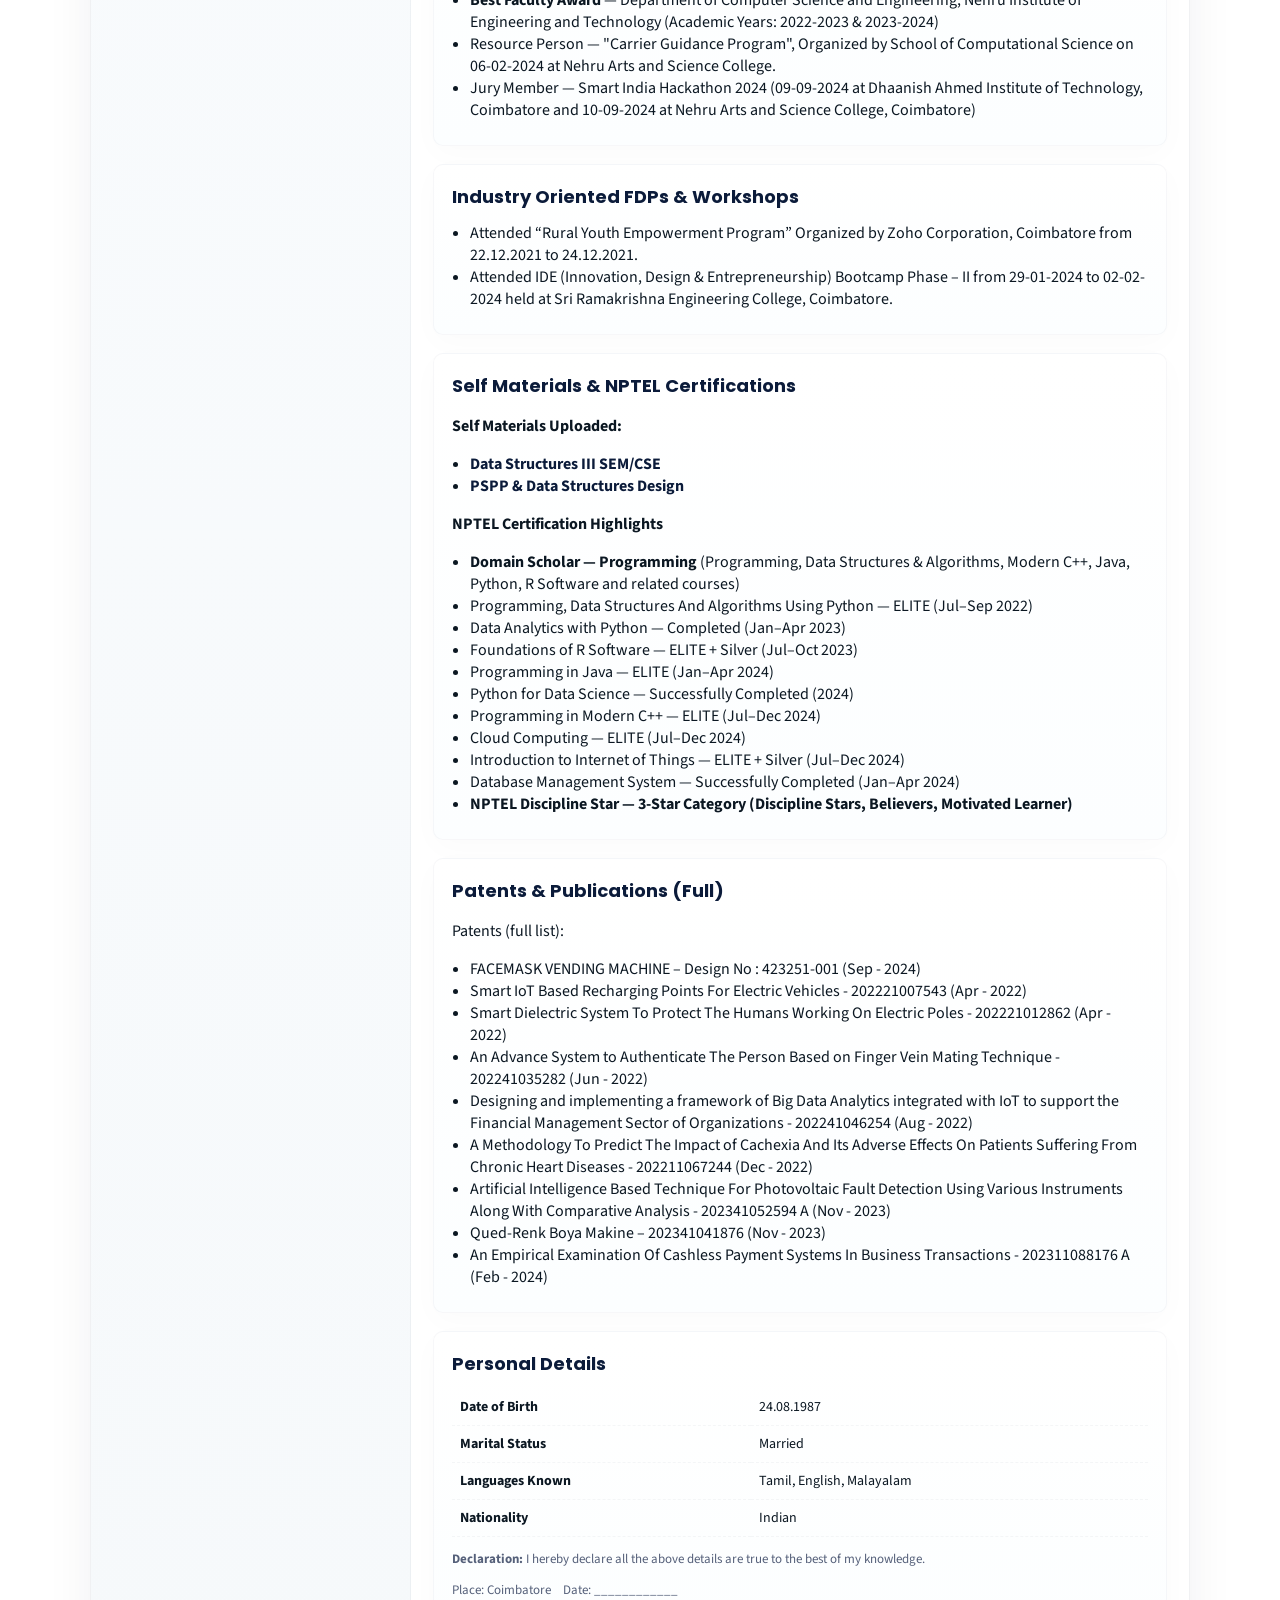
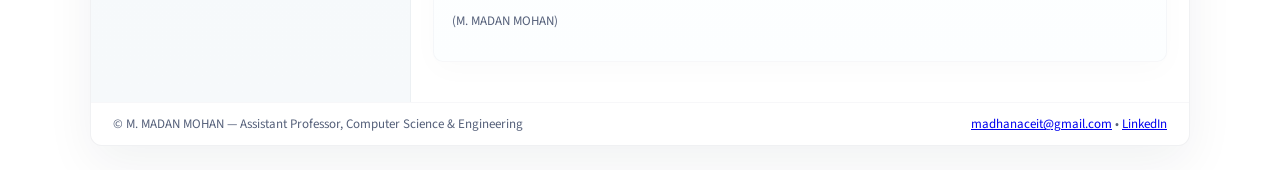
<file: m_madan_mohan_portfolio.html>
<!doctype html>
<html lang="en">
<head>
<meta charset="utf-8" />
<meta name="viewport" content="width=device-width, initial-scale=1" />
<title>M. Madan Mohan — Portfolio</title>
<link href="https://fonts.googleapis.com/css2?family=Poppins:wght@400;600;700&family=Source+Sans+Pro:wght@300;400;600&display=swap" rel="stylesheet">
<style>
:root{
  --navy:#0b1b3a;
  --gold:#d4af37;
  --bg:#faf8f6;
  --muted:#55607a;
  --card:#ffffff;
  --maxw:1100px;
  --pad:20px;
}
*{box-sizing:border-box}
body{
  margin:0;
  font-family:"Source Sans Pro",system-ui,Arial,sans-serif;
  background:linear-gradient(180deg,var(--bg),#fff 60%);
  color:#0b1722;
  padding:24px;
  display:flex;
  justify-content:center;
}
.container{
  width:100%;
  max-width:var(--maxw);
  background:var(--card);
  border-radius:12px;
  box-shadow:0 18px 50px rgba(11,27,58,0.06);
  overflow:hidden;
  border:1px solid rgba(11,27,58,0.06);
}
header{
  background:linear-gradient(90deg,var(--navy),#07203a);
  color:white;
  padding:18px var(--pad);
  display:flex;
  align-items:center;
  justify-content:space-between;
  gap:12px;
  flex-wrap:wrap;
}
.header-left{display:flex;gap:14px;align-items:center}
.profile-photo{
  width:96px;height:96px;border-radius:50%;overflow:hidden;border:3px solid var(--gold);flex:0 0 96px;background:#f3f3f3;
}
.profile-photo img{width:100%;height:100%;object-fit:cover;display:block}
.title h1{font-family:'Poppins',sans-serif;margin:0;font-size:20px}
.title .subtitle{margin-top:6px;color:rgba(255,255,255,0.85);font-size:13px}
.title .badge{margin-top:8px;font-size:13px;color:var(--gold);font-weight:700;text-decoration:none}
.header-actions{display:flex;gap:10px;align-items:center;flex-wrap:wrap}
.btn{
  background:var(--gold);
  color:var(--navy);
  padding:9px 14px;border-radius:8px;font-weight:700;text-decoration:none;border:none;cursor:pointer;
  display:inline-flex;align-items:center;gap:8px;
  transition:transform .14s ease,box-shadow .14s ease;
}
.btn:hover{transform:translateY(-3px);box-shadow:0 12px 30px rgba(212,175,55,0.18)}
.btn.secondary{background:transparent;color:white;border:1px solid rgba(255,255,255,0.12)}
.container-body{display:grid;grid-template-columns:320px 1fr;gap:0}
.sidebar{padding:20px;background:linear-gradient(180deg,#fbfdff,#f6f9fb);border-right:1px solid rgba(11,27,58,0.04)}
.section{margin-bottom:18px}
.section h3{font-size:12px;color:var(--muted);font-weight:800;letter-spacing:0.6px;margin-bottom:10px}
.contact p{font-size:14px;color:var(--muted);line-height:1.5;margin:6px 0}
.link{color:var(--navy);text-decoration:none;font-weight:700}
.tag{display:inline-block;background:linear-gradient(90deg,#fff7e6,#fffaf0);color:var(--gold);padding:6px 10px;border-radius:999px;margin:4px 6px 0 0;font-weight:800;font-size:13px}
.roles{color:var(--muted);line-height:1.6}
.content{padding:22px}
.card{background:linear-gradient(180deg,#fff,#fcfeff);border-radius:10px;padding:18px;margin-bottom:18px;border:1px solid rgba(11,27,58,0.03);box-shadow:0 8px 30px rgba(11,27,58,0.02);transition:transform .18s ease}
.card:hover{transform:translateY(-6px)}
h2.sec{font-family:'Poppins',sans-serif;color:var(--navy);font-size:18px;margin:0 0 12px;display:flex;align-items:center;gap:10px}
.lead{color:var(--muted);line-height:1.6}
ul.plain{padding-left:18px;margin:6px 0}
table{width:100%;border-collapse:collapse;margin-top:8px}
th,td{padding:8px;border-bottom:1px dashed rgba(11,27,58,0.04);text-align:left;font-size:14px}
.pub{margin-bottom:8px}
.footer{padding:12px 22px;border-top:1px solid rgba(11,27,58,0.03);font-size:13px;color:var(--muted);display:flex;justify-content:space-between;align-items:center}
@media (max-width:980px){
  .container-body{grid-template-columns:1fr}
  .sidebar{order:2;border-right:none;border-top:1px solid rgba(11,27,58,0.04)}
  header{flex-direction:column;align-items:flex-start;gap:12px}
}
@media print{
  .btn{display:none}
  .card{box-shadow:none;transform:none}
  header{background:#0b1b3a;color:white}
  a[href]:after{content:" (" attr(href) ")";font-size:11px;color:var(--muted)}
  body{padding:0;background:white}
  .container{box-shadow:none;border-radius:0}
}
</style>
</head>
<body>
  <div class="container" role="document">
    <header>
      <div class="header-left">
        <div class="profile-photo">
          <!-- save your photo as profile.png in same folder -->
          <img src="profile.png" alt="Profile Photo">
        </div>
        <div class="title">
          <h1>M. MADAN MOHAN, M.E., (Ph.D)</h1>
          <div class="subtitle">Assistant Professor — Department of Computer Science & Engineering</div>
          <a class="badge" href="https://nptel.ac.in/noc/domain/cs/Programming" target="_blank">🏅 NPTEL Domain Scholar — Programming</a>
        </div>
      </div>

      <div class="header-actions">
        <!-- Download Resume button first -->
        <a class="btn" href="MADAN MOHAN- RESUME.pdf" target="_blank">📄 Download Resume</a>
        <a class="btn" href="mailto:madhanaceit@gmail.com">📩 Email Me</a>
        <a class="btn" href="https://www.linkedin.com/in/madanmohan-reyansh/" target="_blank">🔗 LinkedIn</a>
        <a class="btn" href="https://leetcode.com/u/Madhan2024/" target="_blank">💼 LeetCode</a>
        <a class="btn secondary" href="#" onclick="window.print();return false;">⬇ Download Portfolio PDF</a>
      </div>
    </header>

    <div class="container-body">
      <!-- LEFT SIDEBAR -->
      <aside class="sidebar" aria-label="Sidebar">
        <div class="section card">
          <h3>Contact</h3>
          <div class="contact">
            <p><strong>Address:</strong><br>Site no 9, Mayil Nagar, Marappalam, Madukkarai, Coimbatore - 641105</p>
            <p><strong>Email:</strong> <a class="link" href="mailto:madhanaceit@gmail.com">madhanaceit@gmail.com</a><br>
               <strong>Phone:</strong> +91-7904361553</p>
            <p><strong>LinkedIn:</strong><br><a class="link" href="https://www.linkedin.com/in/madanmohan-reyansh/" target="_blank">linkedin.com/in/madanmohan-reyansh/</a></p>
            <p><strong>LeetCode:</strong><br><a class="link" href="https://leetcode.com/u/Madhan2024/" target="_blank">Madhan2024</a></p>
          </div>
        </div>

        <div class="section card">
          <h3>Core Competencies</h3>
          <div>
            <span class="tag">Cloud / Edge / Fog</span>
            <span class="tag">Internet of Things</span>
            <span class="tag">Machine Learning</span>
            <span class="tag">Data Structures</span>
            <span class="tag">Big Data Analytics</span>
          </div>
        </div>

        <div class="section card">
          <h3>Roles & Responsibilities</h3>
          <div class="roles">
            <div>• Participate in Student recruitment and Placement activities.</div>
            <div>• NPTEL (SPOC)</div>
            <div>• Member in Marketing and advertisement Panel.</div>
            <div>• NBA & NAAC Department Coordinator</div>
            <div>• Virtual lab Coordinator & IQAC Coordinator</div>
            <div>• Website & Social media Coordinator</div>
          </div>
        </div>

        <div class="section card">
          <h3>Education</h3>
          <div class="roles">
            <div><strong>Ph. D (Pursuing)</strong><br><span class="muted">Computer Science and Engineering — Karpagam Academy of Higher Education / Karpagam University (2021 Jan batch)</span></div>
            <div style="margin-top:8px"><strong>M.E (Software Engineering)</strong><br><span class="muted">Anna University, Coimbatore — CGPA 8.0 (2010–2012)</span></div>
            <div style="margin-top:8px"><strong>B.Tech (Information Technology)</strong><br><span class="muted">Adhiyamaan College of Engineering — 71.0% (2007–2010)</span></div>
            <div style="margin-top:8px"><strong>Diploma (Information Technology)</strong><br><span class="muted">Sri Ramakrishna Mission Vidhayalaya — DOTE (2003–2006) 72.46%</span></div>
          </div>
        </div>

        <div class="section card">
          <h3>Languages</h3>
          <p class="muted">Tamil • English • Malayalam</p>
        </div>

      </aside>

      <!-- MAIN CONTENT -->
      <main class="content" role="main">
        <section class="card">
          <h2 class="sec">Professional Summary</h2>
          <p class="lead">
            Innovative educator adept at bringing the 21st Century into the classroom. Skilled at utilizing current educational hardware and software both in and out of the setting. 12+ years of experience as a teacher, mentor and department coordinator responsible for the innovation and development of new programs and initiatives.
          </p>
        </section>

        <section class="card">
          <h2 class="sec">Work Experience</h2>
          <ul class="plain">
            <li><strong>NEHRU INSTITUTE OF ENGINEERING AND TECHNOLOGY, Coimbatore.</strong> (Nov 2020 - Till Date) — Assistant Professor, Department of Computer Science and Engineering.</li>
            <li><strong>KARPAGAM COLLEGE OF ENGINEERING, Coimbatore.</strong> (April 2019 - Nov 2020) — Assistant Professor, Department of Computer Science and Engineering.</li>
            <li><strong>SRI SHAKTHI INSTITUTE OF ENGINEERING & TECHNOLOGY, Coimbatore.</strong> (September 2016 - Aug 2018) — Assistant Professor-Computer Science and Engineering.</li>
            <li><strong>RANGANATHAN ENGINEERING COLLEGE, Coimbatore.</strong> (June 2012 to August 2016) — Assistant Professor-Department of Computer Science and Engineering.</li>
          </ul>
        </section>

        <section class="card">
          <h2 class="sec">Academic Details</h2>
          <table>
            <tbody>
              <tr><td><strong>Ph. D</strong></td><td>Computer Science and Engineering — Karpagam Academy of Higher Education / Karpagam University — Pursuing (2021 Jan batch)</td></tr>
              <tr><td><strong>M.E</strong></td><td>C.S.E (Software Engineering) — Anna University, Coimbatore — CGPA 8.0 (2010–2012)</td></tr>
              <tr><td><strong>B. Tech</strong></td><td>Information Technology — Adhiyamaan College of Engineering — 71.0% (2007–2010)</td></tr>
              <tr><td><strong>Diploma</strong></td><td>Information Technology — Sri Ramakrishna Mission Vidhayalaya — DOTE — 72.46% (2003–2006)</td></tr>
              <tr><td><strong>SSLC</strong></td><td>Anuparpalayam High School — State Board — 66.4% (2003)</td></tr>
            </tbody>
          </table>
        </section>

        <section class="card">
          <h2 class="sec">Funding Details</h2>
          <ul class="plain">
            <li>Received CSIR Seminar Grant and Conducted Two Days National Level Seminar on “Perspective Amelioration in Computing via IoT in Real Time Applications” during April 11 & April 12 2022.</li>
            <li>Received Tamilnadu State Council for Science and Technology Student Projects Scheme (TNSCST) 2021-2022 For the project and the project has been completed and submitted successfully.</li>
            <li>VISIONARY NAVIGATION CANE, DST funded project has been selected by the New Generation Innovation and Entrepreneurship Development Centre (NGI New Gen IEDC) for the year 2023-2024.</li>
          </ul>
        </section>

        <section class="card">
          <h2 class="sec">Recent Journal Publications (Selected)</h2>
          <div class="pub"><strong>A Detailed Review on Challenges in the Computational Frameworks in Building 6G for Healthcare System</strong>, 2024 — 4th International Conference on Advance Computing and Innovative Technologies in Engineering (ICACITE) – SEP 2024 (Scopus Indexed).</div>
          <div class="pub"><strong>A Portable Device for Monitoring Fetal Movement Count</strong>, International Journal of Engineering Research & Technology (IJERT), Vol. 13 Issue 4, April 2024.</div>
          <div class="pub"><strong>Pioneering Stroke Detection for Proactive Healthcare Interventions</strong>, International Journal of Engineering Research & Technology (IJERT), Vol. 13 Issue 4, April 2024.</div>
          <div class="pub"><strong>Classification of Kidney Cancer Data Using Depth Aware Generative Adversarial Networks Approach</strong>, The Seybold Report – Volume 18 (ISSN 1533-9211) Scopus Indexed - June 2023.</div>
          <div class="pub"><strong>Survival Study on Load Balancing Methods in Edge Computing with Healthcare Data</strong>, International Journal of Mechanical Engineering (April 2022) Scopus Index (ISSN: 0974-5823).</div>
          <div class="pub"><strong>Enactment of Firefly Algorithm and Fuzzy C-Means Clustering for Consumer Request and Demand Prediction</strong>, International Research Journal of Engineering and Technology (IRJET), Volume: 09 Issue: 03 | Mar 2022.</div>
          <div class="pub"><strong>Augmented Reality Watch Try - On Application</strong>, Journal of Science Technology and Research (JSTAR), VOL 03 Issued on July 2021.</div>
          <div class="pub"><strong>Identification of Plant Syndrome Using IPT</strong>, JSTAR, VOL 03, July 2021.</div>
          <div class="pub"><strong>Automatic Face Mask Detection Using Python</strong>, JSTAR, VOL 03, July 2021.</div>
          <div class="pub"><strong>A Multiple Sensor Data-Fusion For EFD Using IoT</strong>, JSTAR, VOL 03, July 2021.</div>
        </section>

        <section class="card">
          <h2 class="sec">Hackathon Projects Guided</h2>
          <table>
            <thead>
              <tr><th>Event</th><th>Project Title</th><th>Venue</th><th>Achievement</th><th>Year</th></tr>
            </thead>
            <tbody>
              <tr><td>Smart India Hackathon</td><td>Automatic Drug Dispenser</td><td>Manipal Institute of Technology, Manipal</td><td>Secured First Prize (₹1,00,000)</td><td>Dec-23</td></tr>
              <tr><td>Women’s Hackathon</td><td>Automatic Drug Dispenser</td><td>KIT- Kalaignar Karunanidhi Institute of Technology</td><td>Secured First Prize (₹1,00,000)</td><td>Mar-24</td></tr>
              <tr><td>BioMed Bharath 2024 - Hackathon</td><td>A Portable Device for Monitoring Fetal Movement Count</td><td>GITAM Institute of Medical Science and Research</td><td>Secured Third Prize (₹ 25,000)</td><td>Mar-24</td></tr>
              <tr><td>Enthirathon 2024</td><td>Neurovascular Health Monitoring Wristband</td><td>Rajalakshmi College of Engineering, Chennai</td><td>Participated</td><td>Apr-24</td></tr>
            </tbody>
          </table>
        </section>

        <section class="card">
          <h2 class="sec">Patents Filed (Selected)</h2>
          <div class="pub"><strong>Face Mask Vending Machine</strong> — Design No : 423251-001 (Sep - 2024)</div>
          <div class="pub"><strong>Smart IoT Based Recharging Points For Electric Vehicles</strong> — 202221007543 (Apr - 2022)</div>
          <div class="pub"><strong>Smart Dielectric System To Protect The Humans Working On Electric Poles</strong> — 202221012862 (Apr - 2022)</div>
          <div class="pub"><strong>An Advance System to Authenticate The Person Based on Finger Vein Mating Technique</strong> — 202241035282 (Jun - 2022)</div>
          <div class="pub"><strong>Designing and implementing a framework of Big Data Analytics integrated with IoT to support the Financial Management Sector of Organizations</strong> — 202241046254 (Aug - 2022)</div>
          <div class="pub"><strong>A Methodology To Predict The Impact of Cachexia And Its Adverse Effects On Patients Suffering From Chronic Heart Diseases</strong> — 202211067244 (Dec - 2022)</div>
          <div class="pub"><strong>Artificial Intelligence Based Technique For Photovoltaic Fault Detection Using Various Instruments</strong> — 202341052594 A (Nov - 2023)</div>
          <div class="pub"><strong>Qued-Renk Boya Makine</strong> — 202341041876 (Nov - 2023)</div>
          <div class="pub"><strong>An Empirical Examination Of Cashless Payment Systems In Business Transactions</strong> — 202311088176 A (Feb - 2024)</div>
        </section>

        <section class="card">
          <h2 class="sec">Area of Interest & Subjects Taught</h2>
          <p><strong>Area of Interest:</strong> Computing (Cloud, Edge & Fog), Internet of Things, Machine Learning.</p>
          <p><strong>Subjects Recently Taught:</strong></p>
          <ul class="plain">
            <li>Problem Solving and Python Programming (I SEM)</li>
            <li>Data Structures (III SEM CSE)</li>
            <li>Data Structures Design (AI & DS & CSBS) II SEM</li>
            <li>Programming in C (CSE & IT) II SEM</li>
          </ul>
        </section>

        <section class="card">
          <h2 class="sec">Roles, Professional Bodies & Awards</h2>
          <ul class="plain">
            <li>NBA & NAAC Department Coordinator</li>
            <li>NPTEL (SPOC)</li>
            <li>Virtual lab Coordinator & IQAC Coordinator</li>
            <li>Website & Social media Coordinator</li>
            <li>ISTE LIFE TIME MEMBER – LM 130855</li>
            <li>National Institute of Technical Training and Skill Development - NITTSD/PROFESSOR/30389</li>
            <li><strong>Best Faculty Award</strong> — Department of Computer Science and Engineering, Nehru Institute of Engineering and Technology (Academic Years: 2022-2023 & 2023-2024)</li>
            <li>Resource Person — "Carrier Guidance Program", Organized by School of Computational Science on 06-02-2024 at Nehru Arts and Science College.</li>
            <li>Jury Member — Smart India Hackathon 2024 (09-09-2024 at Dhaanish Ahmed Institute of Technology, Coimbatore and 10-09-2024 at Nehru Arts and Science College, Coimbatore)</li>
          </ul>
        </section>

        <section class="card">
          <h2 class="sec">Industry Oriented FDPs & Workshops</h2>
          <ul class="plain">
            <li>Attended “Rural Youth Empowerment Program” Organized by Zoho Corporation, Coimbatore from 22.12.2021 to 24.12.2021.</li>
            <li>Attended IDE (Innovation, Design & Entrepreneurship) Bootcamp Phase – II from 29-01-2024 to 02-02-2024 held at Sri Ramakrishna Engineering College, Coimbatore.</li>
          </ul>
        </section>

        <section class="card">
          <h2 class="sec">Self Materials & NPTEL Certifications</h2>
          <p class="muted"><strong>Self Materials Uploaded:</strong></p>
          <ul class="plain">
            <li><a href="https://tinyurl.com/datastructures2022" target="_blank" class="link">Data Structures III SEM/CSE</a></li>
            <li><a href="https://tinyurl.com/psppdatastructures2022" target="_blank" class="link">PSPP & Data Structures Design</a></li>
          </ul>

          <p class="muted"><strong>NPTEL Certification Highlights</strong></p>
          <ul class="plain">
            <li><strong>Domain Scholar — Programming</strong> (Programming, Data Structures & Algorithms, Modern C++, Java, Python, R Software and related courses)</li>
            <li>Programming, Data Structures And Algorithms Using Python — ELITE (Jul–Sep 2022)</li>
            <li>Data Analytics with Python — Completed (Jan–Apr 2023)</li>
            <li>Foundations of R Software — ELITE + Silver (Jul–Oct 2023)</li>
            <li>Programming in Java — ELITE (Jan–Apr 2024)</li>
            <li>Python for Data Science — Successfully Completed (2024)</li>
            <li>Programming in Modern C++ — ELITE (Jul–Dec 2024)</li>
            <li>Cloud Computing — ELITE (Jul–Dec 2024)</li>
            <li>Introduction to Internet of Things — ELITE + Silver (Jul–Dec 2024)</li>
            <li>Database Management System — Successfully Completed (Jan–Apr 2024)</li>
            <li><strong>NPTEL Discipline Star — 3-Star Category (Discipline Stars, Believers, Motivated Learner)</strong></li>
          </ul>
        </section>

        <section class="card">
          <h2 class="sec">Patents & Publications (Full)</h2>
          <p class="muted">Patents (full list):</p>
          <ul class="plain">
            <li>FACEMASK VENDING MACHINE – Design No : 423251-001 (Sep - 2024)</li>
            <li>Smart IoT Based Recharging Points For Electric Vehicles - 202221007543 (Apr - 2022)</li>
            <li>Smart Dielectric System To Protect The Humans Working On Electric Poles - 202221012862 (Apr - 2022)</li>
            <li>An Advance System to Authenticate The Person Based on Finger Vein Mating Technique - 202241035282 (Jun - 2022)</li>
            <li>Designing and implementing a framework of Big Data Analytics integrated with IoT to support the Financial Management Sector of Organizations - 202241046254 (Aug - 2022)</li>
            <li>A Methodology To Predict The Impact of Cachexia And Its Adverse Effects On Patients Suffering From Chronic Heart Diseases - 202211067244 (Dec - 2022)</li>
            <li>Artificial Intelligence Based Technique For Photovoltaic Fault Detection Using Various Instruments Along With Comparative Analysis - 202341052594 A (Nov - 2023)</li>
            <li>Qued-Renk Boya Makine – 202341041876 (Nov - 2023)</li>
            <li>An Empirical Examination Of Cashless Payment Systems In Business Transactions - 202311088176 A (Feb - 2024)</li>
          </ul>
        </section>

        <section class="card">
          <h2 class="sec">Personal Details</h2>
          <table>
            <tbody>
              <tr><td><strong>Date of Birth</strong></td><td>24.08.1987</td></tr>
              <tr><td><strong>Marital Status</strong></td><td>Married</td></tr>
              <tr><td><strong>Languages Known</strong></td><td>Tamil, English, Malayalam</td></tr>
              <tr><td><strong>Nationality</strong></td><td>Indian</td></tr>
            </tbody>
          </table>

          <div style="margin-top:12px;font-size:13px;color:var(--muted)">
            <p><strong>Declaration:</strong> I hereby declare all the above details are true to the best of my knowledge.</p>
            <p>Place: Coimbatore &nbsp;&nbsp; Date: ____________</p>
            <p style="margin-top:10px;">(M. MADAN MOHAN)</p>
          </div>
        </section>

      </main>
    </div>

    <div class="footer">
      <div>© M. MADAN MOHAN — Assistant Professor, Computer Science & Engineering</div>
      <div><a href="mailto:madhanaceit@gmail.com">madhanaceit@gmail.com</a> • <a href="https://www.linkedin.com/in/madanmohan-reyansh/" target="_blank">LinkedIn</a></div>
    </div>
  </div>

  <script>
    // Small helper: press 'D' to print
    document.addEventListener('keydown', function(e){
      if(e.key.toLowerCase() === 'd'){ window.print(); }
    });
  </script>
</body>
</html>
</file>
<file: style.css>
/* ============================================================
   ELEGANT ACADEMIC — portfolio design system v4
   Palette:  Forest Green / Emerald / Gold on soft ivory-green
   Type:     Poppins (display) + Inter (body)
   Motion:   compact layout, animated boxes, shine-sweep hovers
   ============================================================ */

:root {
    --forest: #14532d;
    --forest-deep: #0d3b20;
    --emerald: #16a34a;
    --gold: #d4a017;
    --gold-deep: #a16207;
    --bg: #f8faf3;
    --card-bg: #ffffff;
    --text-dark: #1c2b22;
    --text-gray: #57624f;
    --line: #dfe6d5;
    --white: #ffffff;
    --shadow-soft: 0 3px 12px -3px rgba(20, 83, 45, 0.14), 0 1px 4px rgba(20, 83, 45, 0.06);
    --shadow-hover: 0 14px 26px -8px rgba(212, 160, 23, 0.32), 0 6px 12px -4px rgba(20, 83, 45, 0.2);
    --radius: 14px;
    --radius-sm: 10px;
}

* { box-sizing: border-box; }

body {
    font-family: 'Inter', sans-serif;
    background: var(--bg);
    color: var(--text-dark);
    line-height: 1.45;
    margin: 0;
    padding: 0;
    overflow-x: hidden;
}

.container {
    width: 92%;
    max-width: 1200px;
    margin: 0 auto;
}

/* ---------- decorative floating blobs (subtle) ---------- */

body::before, body::after {
    content: "";
    position: fixed;
    border-radius: 50%;
    filter: blur(70px);
    opacity: 0.16;
    z-index: -1;
    pointer-events: none;
    animation: float 18s ease-in-out infinite;
}

body::before { width: 380px; height: 380px; background: var(--emerald); top: -110px; right: -90px; }
body::after { width: 320px; height: 320px; background: var(--gold); bottom: -90px; left: -90px; animation-delay: -9s; }

@keyframes float {
    0%, 100% { transform: translate(0, 0) scale(1); }
    50% { transform: translate(26px, -34px) scale(1.06); }
}

/* ---------- Header / Nav ---------- */

header {
    background: linear-gradient(100deg, var(--forest-deep), var(--forest) 60%, var(--emerald));
    background-size: 200% 200%;
    animation: gradientShift 12s ease infinite;
    color: var(--white);
    position: sticky;
    top: 0;
    z-index: 1000;
    box-shadow: 0 3px 14px rgba(13, 59, 32, 0.25);
}

@keyframes gradientShift {
    0% { background-position: 0% 50%; }
    50% { background-position: 100% 50%; }
    100% { background-position: 0% 50%; }
}

.nav-container {
    display: flex;
    justify-content: space-between;
    align-items: center;
    padding: 10px 0;
}

.logo {
    color: var(--white);
    font-weight: 700;
    text-decoration: none;
    font-size: 1.05rem;
    font-family: 'Poppins', sans-serif;
    display: flex;
    align-items: center;
    gap: 7px;
}

.logo i { color: var(--gold); animation: pulseIcon 2.4s ease-in-out infinite; }

@keyframes pulseIcon {
    0%, 100% { transform: scale(1); }
    50% { transform: scale(1.15); }
}

.nav-links {
    list-style: none;
    display: flex;
    gap: 4px;
    font-size: 0.78rem;
    margin: 0;
    padding: 0;
    flex-wrap: wrap;
}

.nav-links a {
    color: #dcf0e4;
    text-decoration: none;
    font-weight: 600;
    transition: color 0.2s ease, background 0.2s ease, transform 0.2s ease;
    padding: 5px 10px;
    border-radius: 16px;
    display: inline-flex;
    align-items: center;
}

.nav-links a:hover { color: var(--white); background: rgba(255,255,255,0.14); transform: translateY(-1px); }
.nav-links a.active-link { color: var(--forest-deep); background: var(--gold); }

/* ---------- Layout / Cards ---------- */

.main-content { padding: 22px 0; }

@keyframes fadeInUp {
    from { opacity: 0; transform: translateY(18px); }
    to { opacity: 1; transform: translateY(0); }
}

.animate-card { animation: fadeInUp 0.5s cubic-bezier(0.16, 1, 0.3, 1) forwards; }

.card {
    background: var(--card-bg);
    border-radius: var(--radius);
    padding: 18px 20px;
    margin-bottom: 14px;
    box-shadow: var(--shadow-soft);
    border: 1px solid var(--line);
    position: relative;
    overflow: hidden;
    transition: box-shadow 0.35s ease, transform 0.35s ease;
}

.card::before {
    content: "";
    position: absolute;
    top: 0; left: 0;
    width: 100%;
    height: 3px;
    background: linear-gradient(90deg, var(--forest), var(--emerald), var(--gold));
    background-size: 200% 100%;
    animation: gradientShift 6s linear infinite;
}

.hover-effect { transition: all 0.3s cubic-bezier(0.16, 1, 0.3, 1); }

.hover-effect:hover {
    transform: translateY(-4px) scale(1.01);
    box-shadow: var(--shadow-hover);
    border-color: var(--gold);
}

.eyebrow {
    display: inline-flex;
    align-items: center;
    gap: 6px;
    font-family: 'Poppins', sans-serif;
    font-size: 0.68rem;
    font-weight: 600;
    letter-spacing: 0.06em;
    text-transform: uppercase;
    color: var(--emerald);
    background: rgba(22, 163, 74, 0.09);
    padding: 3px 10px;
    border-radius: 16px;
    margin-bottom: 6px;
}

h2 {
    color: var(--text-dark);
    font-size: 1.35rem;
    font-weight: 700;
    font-family: 'Poppins', sans-serif;
    margin-top: 0;
    margin-bottom: 12px;
    position: relative;
    padding-bottom: 8px;
}

h2::after {
    content: "";
    position: absolute;
    left: 0;
    bottom: 0;
    width: 42px;
    height: 3px;
    border-radius: 3px;
    background: linear-gradient(90deg, var(--gold), var(--emerald));
    transition: width 0.35s ease;
}

.card:hover h2::after { width: 72px; }

h3 {
    font-size: 0.98rem;
    font-family: 'Poppins', sans-serif;
    font-weight: 600;
    color: var(--text-dark);
    margin-top: 0;
}

.section-desc { color: var(--text-gray); font-size: 0.84rem; margin-top: -8px; margin-bottom: 12px; }

/* ---------- Hero (portrait photo, reframed) ---------- */

.hero-layout {
    display: grid;
    grid-template-columns: 240px 1fr;
    gap: 22px;
    align-items: center;
}

.hero-img-box {
    position: relative;
    width: 100%;
    max-width: 240px;
    aspect-ratio: 3 / 4;
    border-radius: var(--radius);
    overflow: hidden;
    background: var(--line);
    border: 3px solid var(--white);
    box-shadow: var(--shadow-soft);
    transition: transform 0.35s ease, box-shadow 0.35s ease;
}

.hero-img-box::before {
    content: "";
    position: absolute;
    inset: -3px;
    border-radius: calc(var(--radius) + 3px);
    padding: 3px;
    background: linear-gradient(135deg, var(--gold), var(--emerald), var(--forest));
    -webkit-mask: linear-gradient(#fff 0 0) content-box, linear-gradient(#fff 0 0);
    -webkit-mask-composite: xor;
    mask-composite: exclude;
    opacity: 0;
    transition: opacity 0.35s ease;
    z-index: 2;
}

.hero-img-box:hover { transform: translateY(-4px) rotate(-1deg); box-shadow: var(--shadow-hover); }
.hero-img-box:hover::before { opacity: 1; }

.hero-img-box img {
    width: 100%;
    height: 100%;
    object-fit: cover;
    object-position: center top;
    transition: transform 0.5s ease;
}

.hero-img-box:hover img { transform: scale(1.05); }

.photo-tag {
    position: absolute;
    bottom: 0; left: 0; right: 0;
    background: linear-gradient(0deg, rgba(20, 83, 45, 0.85), transparent);
    color: var(--white);
    font-size: 0.68rem;
    padding: 12px 6px 6px;
    text-align: center;
    font-weight: 600;
}

.hero-details-wrapper { display: flex; flex-direction: column; gap: 10px; }

.hero-text h1 {
    font-family: 'Poppins', sans-serif;
    font-size: 1.6rem;
    font-weight: 700;
    margin: 0 0 2px 0;
    color: var(--text-dark);
}

.deg { font-size: 0.8rem; color: var(--gold-deep); font-weight: 700; }
.subtitle { color: var(--text-gray); font-weight: 600; font-size: 0.88rem; margin: 4px 0; }
.contact-strip { font-size: 0.82rem; color: var(--text-gray); }
.contact-strip i { color: var(--emerald); margin-right: 3px; }

.social-btns { display: flex; align-items: center; gap: 8px; flex-wrap: wrap; }

.btn-sm {
    background: linear-gradient(120deg, var(--forest), var(--emerald));
    color: var(--white);
    padding: 7px 14px;
    border-radius: 20px;
    text-decoration: none;
    font-size: 0.76rem;
    font-weight: 600;
    display: inline-flex;
    align-items: center;
    gap: 6px;
    transition: all 0.25s ease;
    box-shadow: 0 3px 10px -2px rgba(20, 83, 45, 0.4);
}

.btn-sm:hover {
    background: linear-gradient(120deg, var(--gold), var(--gold-deep));
    transform: translateY(-2px);
    box-shadow: 0 6px 14px -3px rgba(212, 160, 23, 0.5);
}

/* small circular icon buttons — used for Instagram / Facebook, spaced apart from the labeled buttons */
.btn-icon {
    width: 32px;
    height: 32px;
    margin-left: 6px;
    border-radius: 50%;
    background: var(--white);
    border: 1.5px solid var(--line);
    color: var(--forest);
    display: inline-flex;
    align-items: center;
    justify-content: center;
    font-size: 0.85rem;
    text-decoration: none;
    transition: all 0.25s ease;
}

.social-btns .btn-icon:first-of-type { margin-left: 10px; }

.btn-icon:hover {
    background: linear-gradient(120deg, var(--gold), var(--emerald));
    color: var(--white);
    border-color: transparent;
    transform: translateY(-2px) scale(1.08);
}

.inline-personal-box {
    background: linear-gradient(135deg, #f2f8ec, #fdfaf0);
    border: 1px solid var(--line);
    border-radius: var(--radius-sm);
    padding: 10px 12px;
}

.inline-personal-box h3 { margin-bottom: 6px; font-size: 0.86rem; color: var(--text-dark); font-weight: 700; }

.personal-grid-inline {
    display: grid;
    grid-template-columns: repeat(auto-fit, minmax(170px, 1fr));
    gap: 6px;
    font-size: 0.74rem;
    color: var(--text-gray);
}

.personal-grid-inline div {
    background: rgba(255,255,255,0.95);
    padding: 5px 9px;
    border-radius: 8px;
    border: 1px solid var(--line);
    transition: all 0.25s ease;
}

.personal-grid-inline div:hover {
    border-color: var(--gold);
    transform: translateY(-1px);
    box-shadow: 0 3px 8px -3px rgba(212, 160, 23, 0.3);
}

.personal-grid-inline strong { color: var(--text-dark); }

/* ---------- NPTEL grid ---------- */

.nptel-two-grid { display: grid; grid-template-columns: repeat(6, 1fr); gap: 10px; margin-top: 8px; }

.nptel-card-two {
    background: var(--card-bg);
    border: 1px solid var(--line);
    border-radius: var(--radius-sm);
    overflow: hidden;
    box-shadow: var(--shadow-soft);
    display: flex;
    flex-direction: column;
    transition: all 0.3s cubic-bezier(0.16, 1, 0.3, 1);
}

.nptel-card-two:hover { transform: translateY(-5px); box-shadow: var(--shadow-hover); border-color: var(--emerald); }

.nptel-card-two img {
    width: 100%;
    aspect-ratio: 3 / 4;
    object-fit: cover;
    object-position: top center;
    transition: transform 0.5s ease;
}

.nptel-card-two:hover img { transform: scale(1.06); }

/* Reusable auto-scrolling photo filmstrip — used by cards with multiple photos
   (e.g. Believers: 4 certificates, Best Faculty Award: 3 yearly photos) */
.photo-scroll {
    width: 100%;
    overflow: hidden;
    position: relative;
}

.photo-scroll.ratio-portrait { aspect-ratio: 3 / 4; }
.photo-scroll.ratio-landscape { aspect-ratio: 16 / 9; }

.photo-scroll::after {
    content: "";
    position: absolute;
    inset: 0;
    box-shadow: inset 0 0 0 1px rgba(0,0,0,0.04);
    pointer-events: none;
}

.scroll-track {
    display: flex;
    height: 100%;
    animation-timing-function: linear;
    animation-iteration-count: infinite;
}

/* 4 unique photos + 4 duplicates = 8 frames */
.scroll-track.frames-4 {
    width: 800%;
    animation-name: scrollFrames4;
    animation-duration: 16s;
}
.scroll-track.frames-4 img { width: 12.5%; }

/* 3 unique photos + 3 duplicates = 6 frames */
.scroll-track.frames-3 {
    width: 600%;
    animation-name: scrollFrames3;
    animation-duration: 12s;
}
.scroll-track.frames-3 img { width: 16.6667%; }

.hover-effect:hover .scroll-track,
.award-card:hover .scroll-track,
.believer-card:hover .scroll-track {
    animation-play-state: paused;
}

.scroll-track img {
    height: 100%;
    object-fit: cover;
    flex-shrink: 0;
    transition: none;
}

@keyframes scrollFrames4 {
    from { transform: translateX(0); }
    to { transform: translateX(-50%); }
}

@keyframes scrollFrames3 {
    from { transform: translateX(0); }
    to { transform: translateX(-50%); }
}

.nptel-card-body { padding: 8px 10px; display: flex; flex-direction: column; gap: 2px; flex-grow: 1; justify-content: center; }
.nptel-card-body h4 { font-size: 0.8rem; color: var(--text-dark); margin: 0; font-family: 'Poppins', sans-serif; font-weight: 600; }

.full-width-center { grid-column: span 2; max-width: 50%; justify-self: center; }

/* ---------- Experience tabs ---------- */

.small-tabs-grid { display: grid; grid-template-columns: repeat(auto-fit, minmax(220px, 1fr)); gap: 10px; }

.tab-box {
    background: linear-gradient(135deg, #f8faf3, #f0f6e9);
    border: 1px solid var(--line);
    border-left: 3px solid var(--emerald);
    padding: 10px 12px;
    border-radius: var(--radius-sm);
    transition: all 0.25s ease;
}

.tab-box:hover { border-left-color: var(--gold); transform: translateX(3px); }
.tab-box h4 { margin: 0 0 3px 0; font-size: 0.84rem; font-family: 'Poppins', sans-serif; font-weight: 600; color: var(--text-dark); }
.tab-box p { margin: 0; font-size: 0.74rem; color: var(--text-gray); }

/* ---------- Academic table ---------- */

.compact-table-wrap { overflow-x: auto; }

.compact-table { width: 100%; border-collapse: collapse; font-size: 0.8rem; border-radius: 8px; overflow: hidden; }
.compact-table th, .compact-table td { padding: 8px 12px; border: 1px solid var(--line); text-align: left; }
.compact-table th { background: linear-gradient(120deg, var(--forest), var(--emerald)); color: var(--white); font-weight: 600; }
.compact-table tr:nth-child(even) { background: #f4f8ef; }
.compact-table tr:hover { background: #eaf5e2; }

/* ---------- Funding ---------- */

.funding-grid { display: grid; grid-template-columns: repeat(auto-fit, minmax(210px, 1fr)); gap: 10px; }

.funding-card {
    background: linear-gradient(160deg, #fefaee, #ffffff);
    border: 1px solid #f1e2b0;
    border-radius: var(--radius-sm);
    padding: 8px;
    box-shadow: var(--shadow-soft);
    transition: all 0.28s ease;
}

.funding-card:hover { border-color: var(--gold); transform: translateY(-4px); box-shadow: var(--shadow-hover); }
.funding-card img { width: 100%; aspect-ratio: 16 / 9; object-fit: cover; border-radius: 8px; transition: transform 0.5s ease; }
.funding-card:hover img { transform: scale(1.06); }
.funding-card h4 { font-size: 0.82rem; margin: 6px 0 2px 0; font-family: 'Poppins', sans-serif; font-weight: 600; color: var(--gold-deep); }
.funding-card p { font-size: 0.72rem; color: var(--text-gray); margin: 0; }

/* ---------- Publications ---------- */

.pub-box-grid { display: grid; grid-template-columns: repeat(auto-fit, minmax(210px, 1fr)); gap: 8px; }

.pub-box {
    background: #f4f8ef;
    border: 1px solid var(--line);
    padding: 8px 10px;
    border-radius: var(--radius-sm);
    font-size: 0.76rem;
    border-left: 3px solid var(--emerald);
    color: var(--text-dark);
    transition: all 0.25s ease;
}

.pub-box:hover { transform: translateX(3px); border-left-color: var(--gold); }
.pub-box strong { color: var(--emerald); margin-right: 3px; }

/* ---------- Hackathons ---------- */

.hack-grid { display: grid; grid-template-columns: repeat(3, 1fr); gap: 10px; }
.hack-card {
    background: linear-gradient(160deg, #f0faf1, #ffffff);
    border: 1px solid #c9edcb;
    border-radius: var(--radius-sm);
    padding: 8px;
    box-shadow: var(--shadow-soft);
    transition: all 0.28s ease;
}

.hack-card:hover { border-color: var(--emerald); transform: translateY(-4px); box-shadow: var(--shadow-hover); }
.hack-card img { width: 100%; aspect-ratio: 16 / 9; object-fit: cover; border-radius: 8px; transition: transform 0.5s ease; }
.hack-card:hover img { transform: scale(1.06); }
.hack-card h4 { font-size: 0.78rem; margin: 5px 0 2px 0; font-family: 'Poppins', sans-serif; font-weight: 600; color: var(--text-dark); }
.hack-card p { font-size: 0.68rem; color: var(--text-gray); margin: 0; }

/* ---------- Patents ---------- */

.patent-grid { display: grid; grid-template-columns: repeat(auto-fit, minmax(240px, 1fr)); gap: 8px; }

.patent-box {
    background: #fefaee;
    border: 1px solid #f1e2b0;
    padding: 8px 12px;
    border-radius: var(--radius-sm);
    font-size: 0.76rem;
    border-left: 3px solid var(--gold);
    color: var(--text-dark);
    transition: all 0.25s ease;
}

.patent-box:hover { transform: translateX(3px); }
.patent-box strong { color: var(--gold-deep); margin-right: 3px; }

/* ---------- Interest / subjects ---------- */

.grid-2-small { display: grid; grid-template-columns: repeat(auto-fit, minmax(270px, 1fr)); gap: 16px; }
.bullet-list-small { margin: 0; padding-left: 18px; font-size: 0.82rem; color: var(--text-gray); }
.bullet-list-small li { margin-bottom: 4px; }
.bullet-list-small li::marker { color: var(--emerald); }

/* ---------- Awards ---------- */

.award-grid { display: grid; grid-template-columns: repeat(auto-fit, minmax(240px, 1fr)); gap: 12px; }

.award-card {
    background: linear-gradient(160deg, #fefaee, #ffffff);
    border: 1px solid #f1e2b0;
    border-radius: var(--radius-sm);
    padding: 8px;
    box-shadow: var(--shadow-soft);
    transition: all 0.28s ease;
}

.award-card:hover { border-color: var(--gold); transform: translateY(-4px); box-shadow: var(--shadow-hover); }
.award-card img { width: 100%; aspect-ratio: 16 / 9; object-fit: cover; border-radius: 8px; transition: transform 0.5s ease; }
.award-card .photo-scroll { border-radius: 8px; }
.award-card:hover img { transform: scale(1.06); }
.award-card h4 { font-size: 0.82rem; margin: 6px 0 2px 0; font-family: 'Poppins', sans-serif; font-weight: 600; color: var(--gold-deep); }
.award-card p { font-size: 0.72rem; color: var(--text-gray); margin: 0; }

/* ---------- Resource person ---------- */

.resource-grid-photo {
    display: grid;
    grid-template-columns: repeat(auto-fit, minmax(230px, 1fr));
    gap: 12px;
}

.res-photo-card {
    background: var(--card-bg);
    border: 1px solid var(--line);
    border-radius: var(--radius-sm);
    overflow: hidden;
    box-shadow: var(--shadow-soft);
    display: flex;
    flex-direction: column;
    transition: all 0.28s ease;
}

.res-photo-card:hover {
    border-color: var(--emerald);
    transform: translateY(-4px);
    box-shadow: var(--shadow-hover);
}

/* Keep every resource-person photo area exactly the same 16:9 size */
.res-photo-card > img {
    width: 100%;
    aspect-ratio: 16 / 9;
    height: auto;
    object-fit: cover;
    display: block;
    transition: transform 0.5s ease;
}

/* 3-photo automatic slider */
.res-photo-card .photo-slider {
    position: relative;
    width: 100%;
    aspect-ratio: 16 / 9;
    height: auto;
    overflow: hidden;
    flex-shrink: 0;
    border-radius: 0;
}

.res-photo-card .photo-slider img {
    position: absolute;
    inset: 0;
    width: 100%;
    height: 100%;
    aspect-ratio: auto;
    object-fit: cover;
    display: block;
    opacity: 0;
    animation: photoSlide 9s infinite;
}

/* Photo timing */
.res-photo-card .photo-slider img:nth-child(1) {
    animation-delay: 0s;
}

.res-photo-card .photo-slider img:nth-child(2) {
    animation-delay: 3s;
}

.res-photo-card .photo-slider img:nth-child(3) {
    animation-delay: 6s;
}

/* Smooth fade between the 3 photos */
@keyframes photoSlide {
    0%   { opacity: 0; }
    10%  { opacity: 1; }
    30%  { opacity: 1; }
    40%  { opacity: 0; }
    100% { opacity: 0; }
}

/* Do not zoom the slider images on card hover */
.res-photo-card:hover .photo-slider img {
    transform: none;
}

.res-content {
    padding: 9px 11px;
    display: flex;
    flex-direction: column;
    flex-grow: 1;
    position: relative;
}

.badge-date {
    display: inline-block;
    background: linear-gradient(120deg, var(--forest), var(--emerald));
    color: var(--white);
    font-size: 0.65rem;
    font-weight: 700;
    padding: 2px 9px;
    border-radius: 16px;
    margin-bottom: 5px;
    width: fit-content;
    animation: pulseBadge 2.6s ease-in-out infinite;
}

@keyframes pulseBadge {
    0%, 100% { box-shadow: 0 0 0 0 rgba(212, 160, 23, 0.35); }
    50% { box-shadow: 0 0 0 5px rgba(212, 160, 23, 0); }
}

.res-content h4 { font-size: 0.8rem; margin: 0 0 3px 0; font-family: 'Poppins', sans-serif; font-weight: 600; color: var(--text-dark); }
.res-content p { font-size: 0.7rem; color: var(--text-gray); margin: 0; flex-grow: 1; }

/* ---------- Small info boxes ---------- */

.small-box {
    background: #f4f8ef;
    border: 1px solid var(--line);
    border-left: 3px solid var(--emerald);
    padding: 12px 14px;
    border-radius: var(--radius-sm);
    font-size: 0.82rem;
    transition: all 0.25s ease;
}

.small-box:hover { transform: translateY(-2px); box-shadow: var(--shadow-soft); }
.small-box h4 { margin: 0 0 5px 0; font-size: 0.86rem; font-family: 'Poppins', sans-serif; font-weight: 600; color: var(--text-dark); }
.small-box p { margin: 0; color: var(--text-gray); }

.mt-3 { margin-top: 12px; }
.mt-2 { margin-top: 6px; }
.p-2 { padding: 4px; }

/* ---------- Footer ---------- */

footer {
    background: linear-gradient(100deg, var(--forest-deep), var(--emerald));
    color: #dcf0e4;
    text-align: center;
    padding: 16px 0;
    font-size: 0.8rem;
}

/* ---------- Reveal / active nav (JS-driven) ---------- */

.reveal-init { opacity: 0; transform: translateY(18px); }
.reveal-init.is-visible { animation: fadeInUp 0.5s cubic-bezier(0.16, 1, 0.3, 1) forwards; }

/* stagger children of grids as they reveal, plus a soft shine sweep on hover for boxes */
.nptel-two-grid > *, .funding-grid > *, .hack-grid > *, .award-grid > *,
.resource-grid-photo > *, .pub-box-grid > *, .patent-grid > *, .small-tabs-grid > * {
    animation: fadeInUp 0.45s cubic-bezier(0.16, 1, 0.3, 1) both;
    position: relative;
    overflow: hidden;
}

.nptel-two-grid > *::after, .funding-grid > *::after, .hack-grid > *::after, .award-grid > *::after,
.resource-grid-photo > *::after, .pub-box-grid > *::after, .patent-grid > *::after, .small-tabs-grid > *::after {
    content: "";
    position: absolute;
    top: 0; left: -60%;
    width: 40%;
    height: 100%;
    background: linear-gradient(120deg, transparent, rgba(255,255,255,0.35), transparent);
    transform: skewX(-20deg);
    transition: left 0.6s ease;
    pointer-events: none;
}

.nptel-two-grid > *:hover::after, .funding-grid > *:hover::after, .hack-grid > *:hover::after,
.award-grid > *:hover::after, .resource-grid-photo > *:hover::after, .pub-box-grid > *:hover::after,
.patent-grid > *:hover::after, .small-tabs-grid > *:hover::after { left: 120%; }

.nptel-two-grid > *:nth-child(1) { animation-delay: 0.02s; }
.nptel-two-grid > *:nth-child(2) { animation-delay: 0.06s; }
.nptel-two-grid > *:nth-child(3) { animation-delay: 0.1s; }
.nptel-two-grid > *:nth-child(4) { animation-delay: 0.14s; }
.nptel-two-grid > *:nth-child(5) { animation-delay: 0.18s; }
.funding-grid > *:nth-child(1), .hack-grid > *:nth-child(1), .award-grid > *:nth-child(1),
.resource-grid-photo > *:nth-child(1), .pub-box-grid > *:nth-child(1), .patent-grid > *:nth-child(1),
.small-tabs-grid > *:nth-child(1) { animation-delay: 0.02s; }
.funding-grid > *:nth-child(2), .hack-grid > *:nth-child(2), .award-grid > *:nth-child(2),
.resource-grid-photo > *:nth-child(2), .pub-box-grid > *:nth-child(2), .patent-grid > *:nth-child(2),
.small-tabs-grid > *:nth-child(2) { animation-delay: 0.05s; }
.funding-grid > *:nth-child(3), .hack-grid > *:nth-child(3), .award-grid > *:nth-child(3),
.resource-grid-photo > *:nth-child(3), .pub-box-grid > *:nth-child(3), .patent-grid > *:nth-child(3),
.small-tabs-grid > *:nth-child(3) { animation-delay: 0.08s; }
.funding-grid > *:nth-child(4), .hack-grid > *:nth-child(4), .award-grid > *:nth-child(4),
.resource-grid-photo > *:nth-child(4), .pub-box-grid > *:nth-child(4), .patent-grid > *:nth-child(4),
.small-tabs-grid > *:nth-child(4) { animation-delay: 0.11s; }
.funding-grid > *:nth-child(5), .hack-grid > *:nth-child(5), .award-grid > *:nth-child(5),
.resource-grid-photo > *:nth-child(5), .pub-box-grid > *:nth-child(5), .patent-grid > *:nth-child(5) { animation-delay: 0.14s; }
.resource-grid-photo > *:nth-child(6), .pub-box-grid > *:nth-child(6), .patent-grid > *:nth-child(6) { animation-delay: 0.17s; }
.resource-grid-photo > *:nth-child(7), .pub-box-grid > *:nth-child(7), .patent-grid > *:nth-child(7) { animation-delay: 0.2s; }
.resource-grid-photo > *:nth-child(8), .pub-box-grid > *:nth-child(8), .patent-grid > *:nth-child(8) { animation-delay: 0.23s; }
.resource-grid-photo > *:nth-child(9), .pub-box-grid > *:nth-child(9) { animation-delay: 0.26s; }
.resource-grid-photo > *:nth-child(10), .pub-box-grid > *:nth-child(10) { animation-delay: 0.29s; }
.resource-grid-photo > *:nth-child(11), .pub-box-grid > *:nth-child(11) { animation-delay: 0.32s; }
.resource-grid-photo > *:nth-child(12), .pub-box-grid > *:nth-child(12) { animation-delay: 0.35s; }
.resource-grid-photo > *:nth-child(13), .pub-box-grid > *:nth-child(13) { animation-delay: 0.38s; }
.pub-box-grid > *:nth-child(14) { animation-delay: 0.41s; }
.pub-box-grid > *:nth-child(15) { animation-delay: 0.44s; }

/* ---------- Responsive ---------- */

@media(max-width: 768px) {
    .hero-layout { grid-template-columns: 100%; justify-items: center; }
    .hero-img-box { width: 100%; max-width: 220px; }
    .nptel-two-grid { grid-template-columns: 100%; }
    .full-width-center { max-width: 100%; grid-column: span 1; }
    .nav-links { gap: 2px; }
    .nav-links a { padding: 4px 8px; font-size: 0.68rem; }
    body::before, body::after { display: none; }
}

@media (prefers-reduced-motion: reduce) {
    *, *::before, *::after {
        animation-duration: 0.01ms !important;
        animation-iteration-count: 1 !important;
        transition-duration: 0.01ms !important;
    }
}
/* ---------- Gallery coverflow carousel ---------- */

.coverflow {
    position: relative;
    height: 460px;
    margin-top: 10px;
    perspective: 1200px;
}

.coverflow-slide {
    position: absolute;
    top: 50%;
    left: 50%;
    width: 480px;
    height: 280px;
    border-radius: var(--radius);
    background-size: cover;
    background-position: center;
    box-shadow: var(--shadow-soft);
    border: 3px solid var(--white);
    cursor: pointer;
    transition: transform 0.6s cubic-bezier(0.16, 1, 0.3, 1),
                filter 0.6s ease, opacity 0.6s ease, box-shadow 0.6s ease, border-color 0.6s ease;
}
.coverflow-slide::after {
    content: attr(data-name) " \A " attr(data-role);
    white-space: pre;
    position: absolute;
    left: 0; right: 0; bottom: 0;
    padding: 14px 12px 10px;
    border-radius: 0 0 calc(var(--radius) - 3px) calc(var(--radius) - 3px);
    background: linear-gradient(0deg, rgba(20, 83, 45, 0.92), rgba(20, 83, 45, 0.55) 60%, transparent);
    color: var(--white);
    font-size: 0.72rem;
    line-height: 1.5;
    font-weight: 700;
    opacity: 0;
    transition: opacity 0.4s ease;
}

.coverflow-slide[data-pos="0"] {
    transform: translate(-50%, -50%) scale(1);
    z-index: 5;
    filter: none;
    opacity: 1;
    border-color: var(--gold);
    box-shadow: 0 0 0 3px rgba(212, 160, 23, 0.25), var(--shadow-hover);
}
.coverflow-slide[data-pos="0"]::after { opacity: 1; }

.coverflow-slide[data-pos="-1"] {
    transform: translate(-105%, -50%) scale(0.82);
    z-index: 4;
    filter: grayscale(85%) blur(1px);
    opacity: 0.75;
}
.coverflow-slide[data-pos="1"] {
    transform: translate(5%, -50%) scale(0.82);
    z-index: 4;
    filter: grayscale(85%) blur(1px);
    opacity: 0.75;
}
.coverflow-slide[data-pos="-2"] {
    transform: translate(-160%, -50%) scale(0.65);
    z-index: 3;
    filter: grayscale(95%) blur(2px);
    opacity: 0.45;
}
.coverflow-slide[data-pos="2"] {
    transform: translate(60%, -50%) scale(0.65);
    z-index: 3;
    filter: grayscale(95%) blur(2px);
    opacity: 0.45;
}
.coverflow-slide[data-pos="hidden"] {
    transform: translate(-50%, -50%) scale(0.5);
    z-index: 1;
    opacity: 0;
    pointer-events: none;
}

@media (max-width: 768px) {
    .coverflow { height: 260px; }
    .coverflow-slide { width: 260px; height: 155px; }
    .coverflow-slide[data-pos="-1"] { transform: translate(-135%, -50%) scale(0.78); }
    .coverflow-slide[data-pos="1"] { transform: translate(35%, -50%) scale(0.78); }
    .coverflow-slide[data-pos="-2"], .coverflow-slide[data-pos="2"] { opacity: 0; pointer-events: none; }
}
/* =========================================
   NPTEL 20 COURSES - CERTIFICATE GALLERY
   ========================================= */

/* ================================
   NPTEL COURSES - 5 COLUMNS
   ================================ */

.nptel-course-grid {
    display: grid;
    grid-template-columns: repeat(5, 1fr);
    gap: 18px;
    width: 100%;
    align-items: stretch;
}

.nptel-course-card {
    background: #ffffff;
    border-radius: 12px;
    overflow: hidden;
    border: 1px solid #e5e7eb;
    box-shadow: 0 5px 15px rgba(0, 0, 0, 0.08);
    display: flex;
    flex-direction: column;
    min-width: 0;
}

/* Certificate image */
.nptel-course-card > img {
    width: 100%;
    aspect-ratio: 16 / 10;
    height: auto;
    object-fit: contain;
    display: block;
    background: #f5f5f5;
    padding: 5px;
}

/* Course information */
.nptel-course-content {
    padding: 12px;
    text-align: left;
}

.nptel-course-content h4 {
    font-size: 14px;
    line-height: 1.35;
    margin: 6px 0 10px;
}

.nptel-course-content p {
    font-size: 12px;
    line-height: 1.4;
    margin: 4px 0;
}

.nptel-number {
    font-size: 12px;
    font-weight: 700;
}

/* Hover effect */
.nptel-course-card:hover {
    transform: translateY(-4px);
    box-shadow: 0 10px 25px rgba(0, 0, 0, 0.12);
    transition: 0.3s ease;
}

/* ================================
   RESPONSIVE
   ================================ */

/* Laptop / smaller desktop */
@media (max-width: 1200px) {
    .nptel-course-grid {
        grid-template-columns: repeat(4, 1fr);
    }
}

/* Tablet */
@media (max-width: 900px) {
    .nptel-course-grid {
        grid-template-columns: repeat(3, 1fr);
    }
}

/* Mobile landscape */
@media (max-width: 650px) {
    .nptel-course-grid {
        grid-template-columns: repeat(2, 1fr);
        gap: 12px;
    }

    .nptel-course-content h4 {
        font-size: 13px;
    }
}

/* Mobile */
@media (max-width: 450px) {
    .nptel-course-grid {
        grid-template-columns: 1fr;
    }
}
/* Profile Picture 360° Effect */
.profile-360 {
    perspective: 1000px;
}

.profile-360-inner {
    width: 100%;
    height: 100%;
    transform-style: preserve-3d;
    animation: profileRotate 8s linear infinite;
}

.profile-360-inner img {
    width: 100%;
    height: 100%;
    object-fit: cover;
    border-radius: 20px;
    backface-visibility: hidden;
}

/* 360° rotation */
@keyframes profileRotate {
    0% {
        transform: rotateY(0deg);
    }

    100% {
        transform: rotateY(360deg);
    }
}

/* Stop rotation when mouse is placed over photo */
.profile-360:hover .profile-360-inner {
    animation-play-state: paused;
}
</file>
